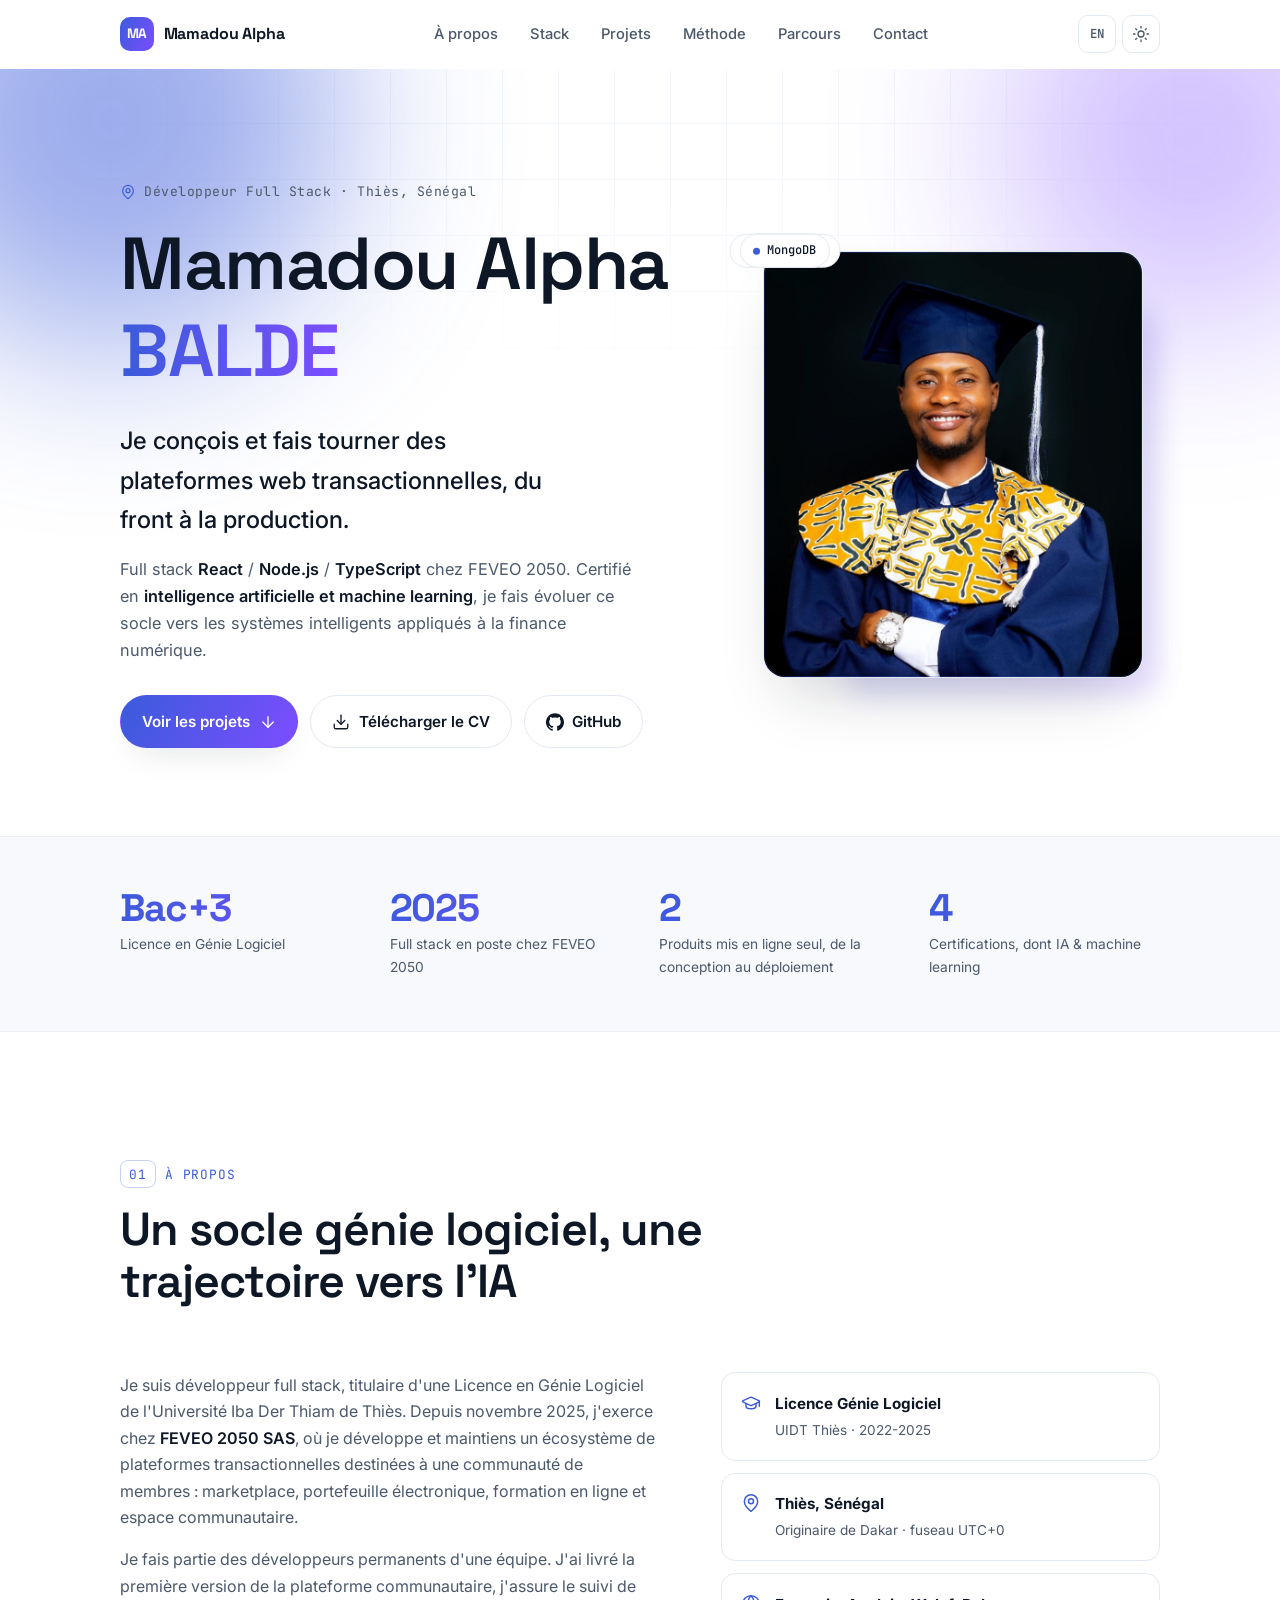
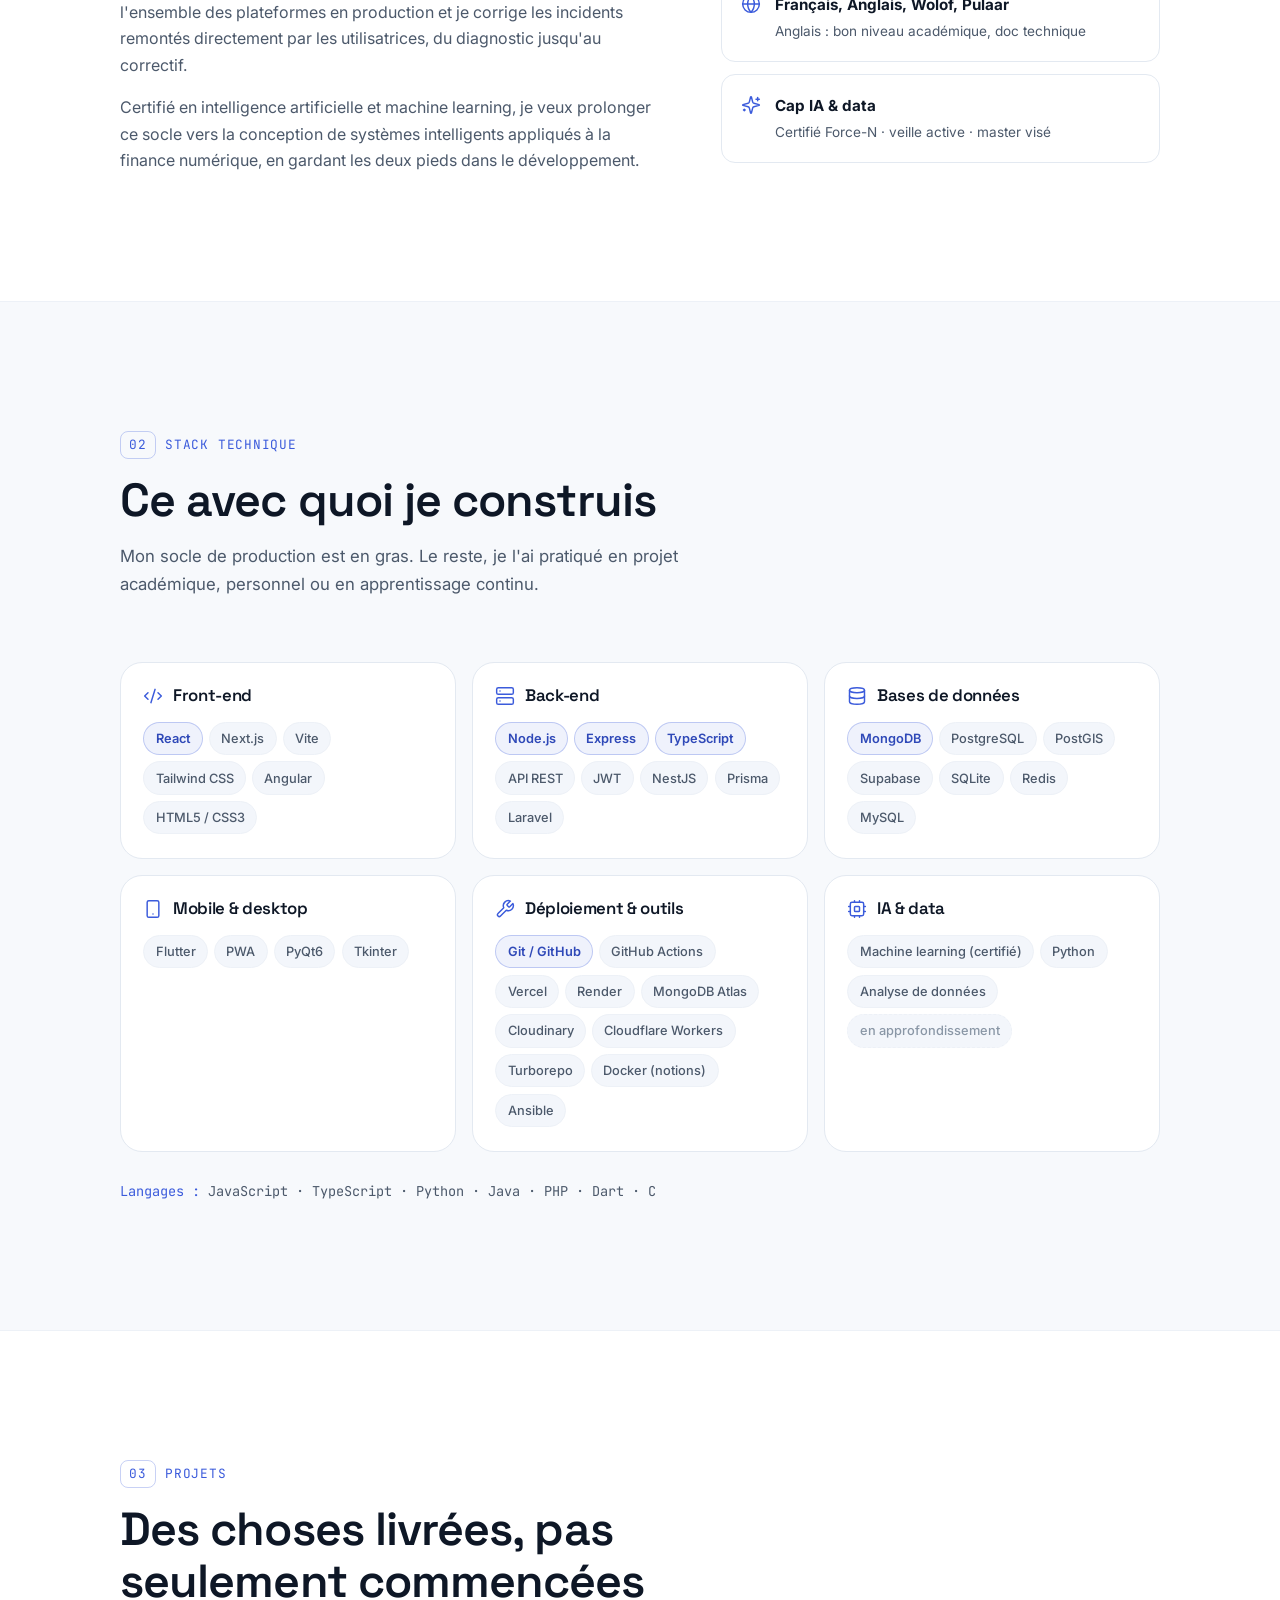
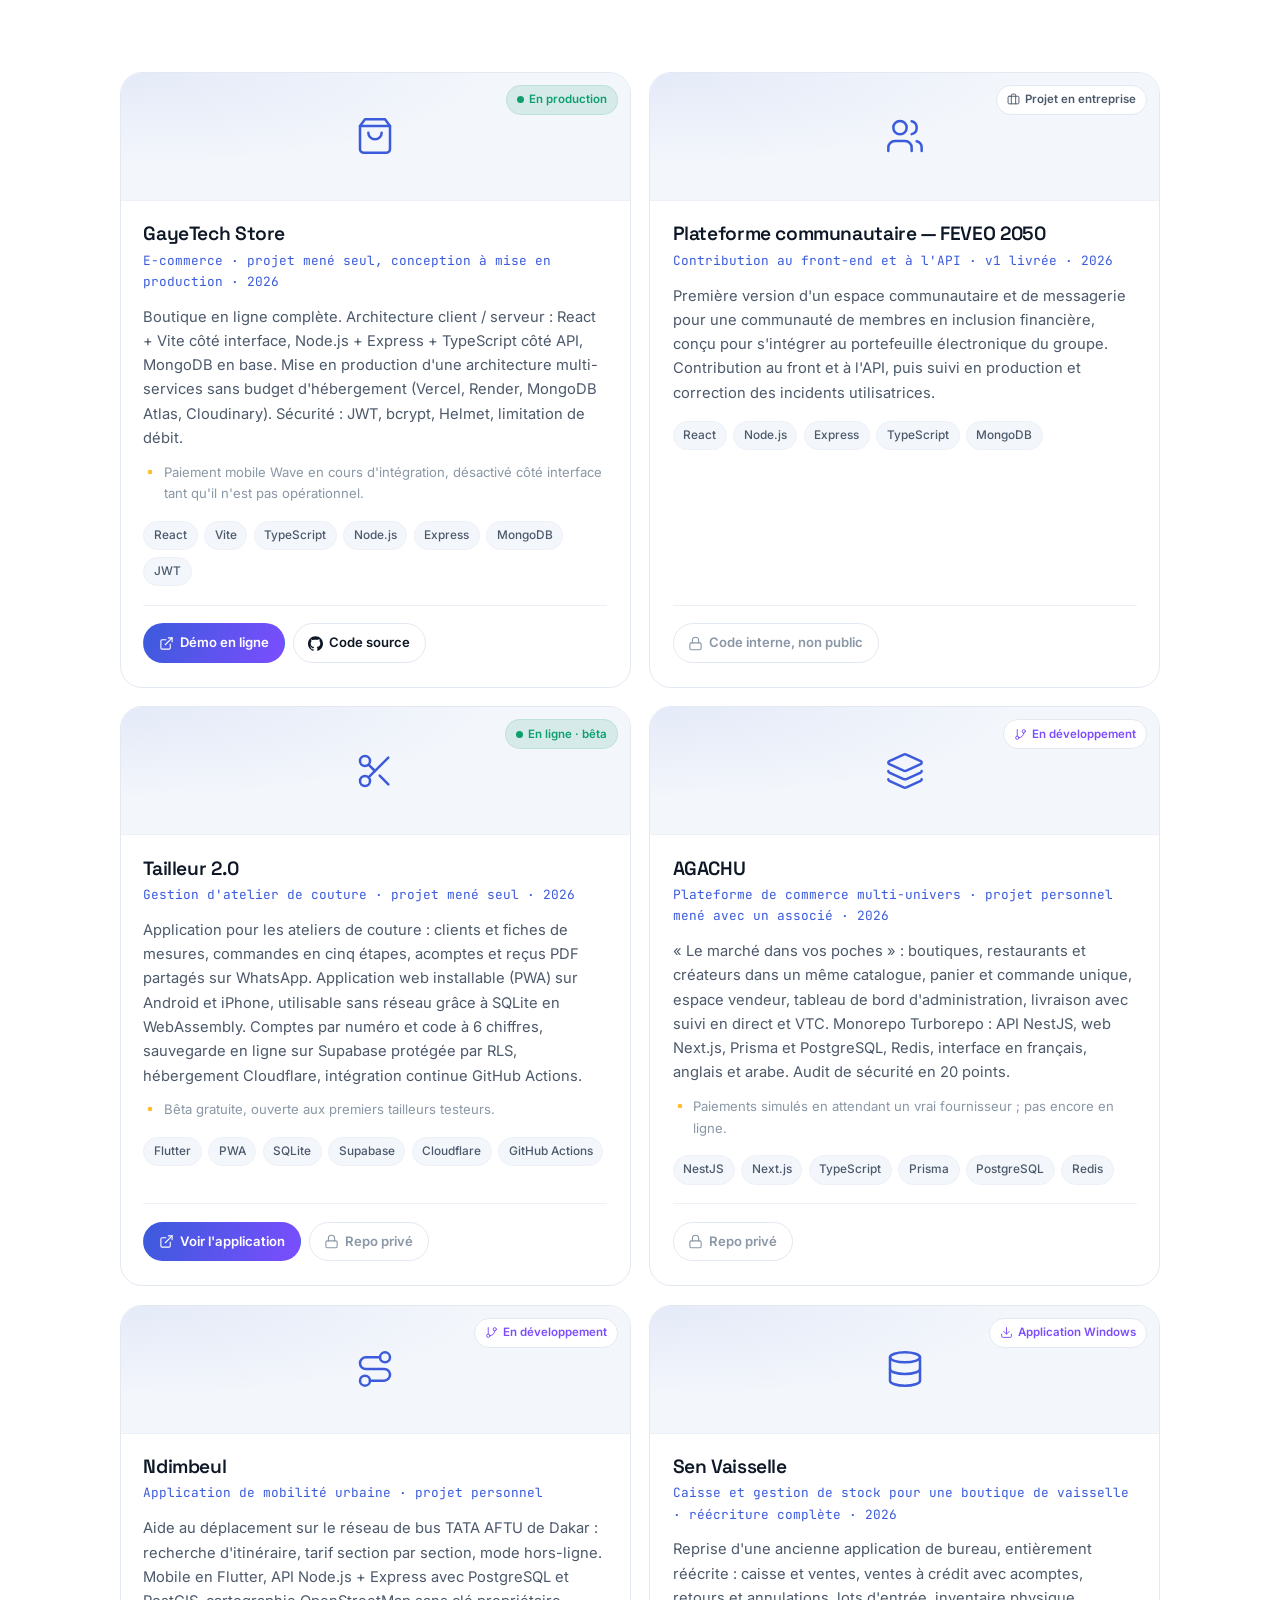
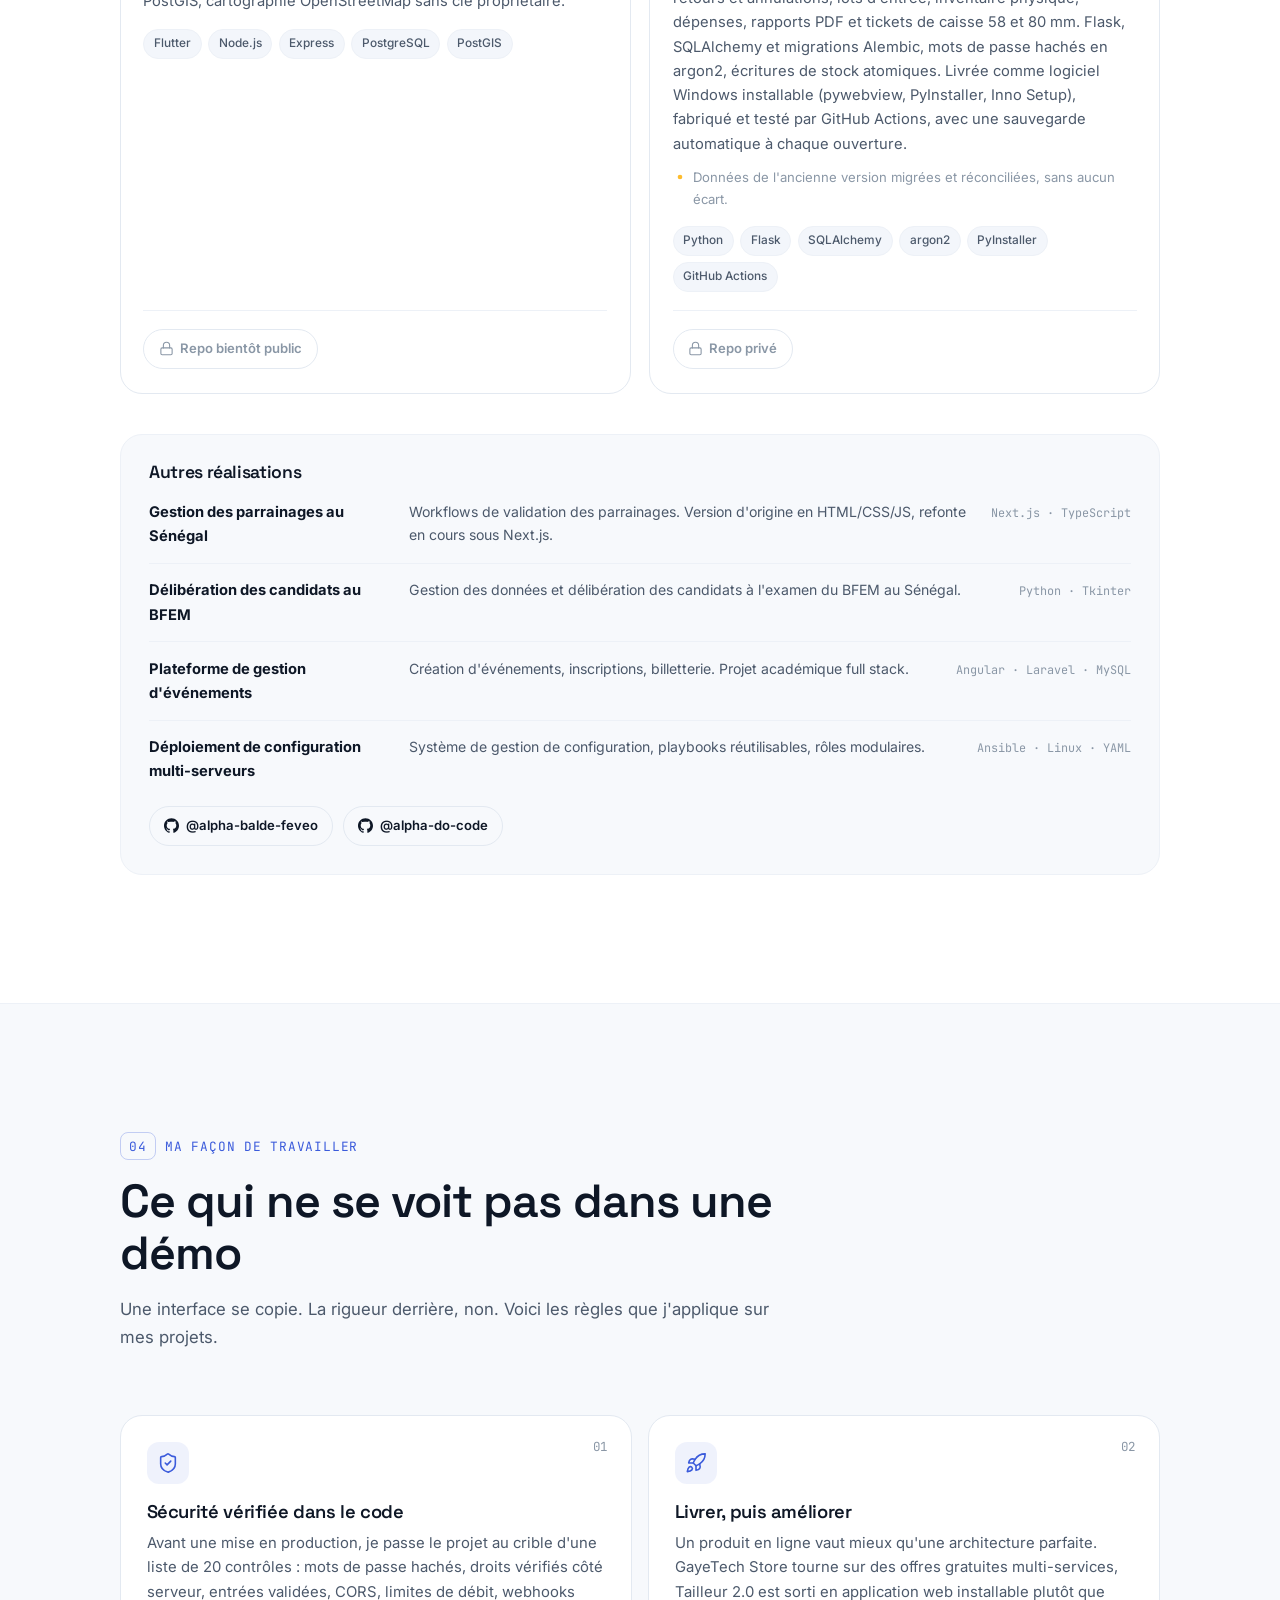
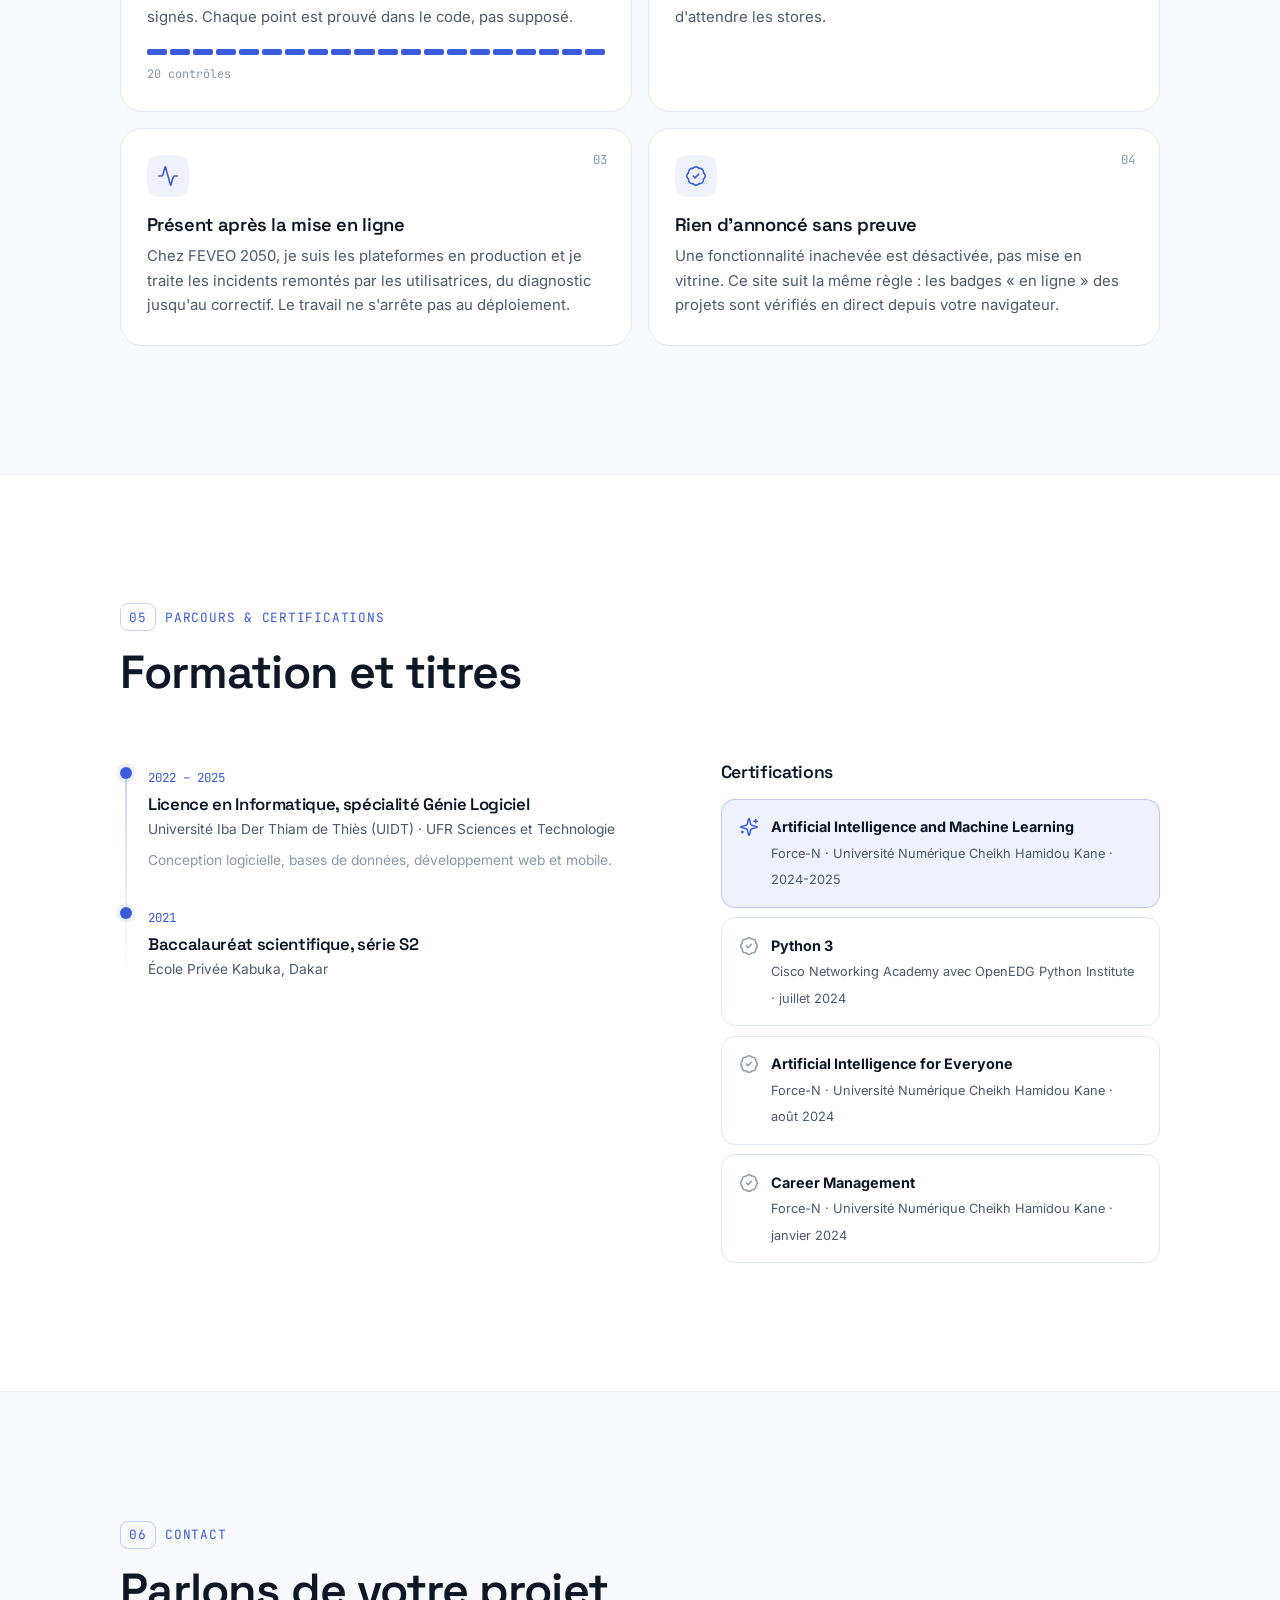
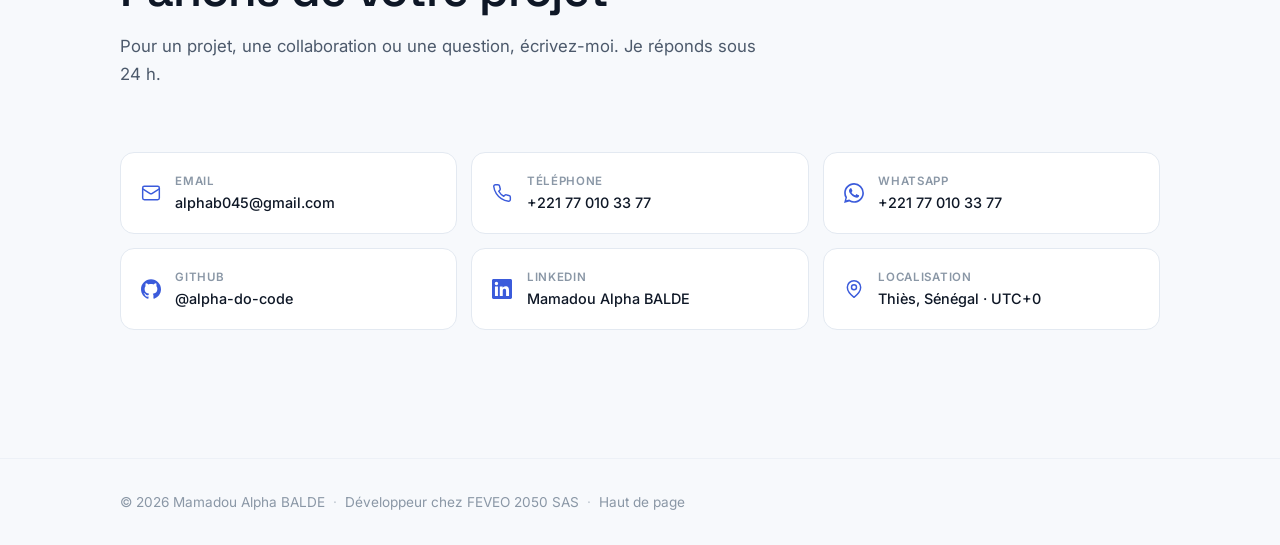
<file: index.html>
<!DOCTYPE html>
<html lang="fr" data-theme="dark">
<head>
  <meta charset="UTF-8">
  <meta name="viewport" content="width=device-width, initial-scale=1.0">
  <meta name="description" content="Portfolio de Mamadou Alpha BALDE, développeur full stack (React, Node.js, TypeScript, MongoDB) à Thiès, Sénégal. Certifié en IA et machine learning.">
  <meta name="author" content="Mamadou Alpha BALDE">
  <meta name="keywords" content="Mamadou Alpha BALDE, développeur full stack, React, Node.js, TypeScript, MongoDB, IA, machine learning, Sénégal, Thiès, portfolio, freelance">

  <title>Mamadou Alpha BALDE — Développeur Full Stack</title>

  <meta property="og:type" content="website">
  <meta property="og:title" content="Mamadou Alpha BALDE — Développeur Full Stack">
  <meta property="og:description" content="Full stack React / Node.js / TypeScript. Je conçois et fais tourner des plateformes web transactionnelles, du front à la production.">
  <meta property="og:locale" content="fr_SN">

  <meta name="theme-color" content="#0B0F14" media="(prefers-color-scheme: dark)">
  <meta name="theme-color" content="#FFFFFF" media="(prefers-color-scheme: light)">

  <link rel="icon" type="image/svg+xml" href="favicon.svg">

  <link rel="preconnect" href="https://fonts.googleapis.com">
  <link rel="preconnect" href="https://fonts.gstatic.com" crossorigin>
  <link href="https://fonts.googleapis.com/css2?family=Inter:wght@400;500;600;700&family=Space+Grotesk:wght@500;600;700&family=JetBrains+Mono:wght@400;500&display=swap" rel="stylesheet">

  <link rel="stylesheet" href="styles.css">

  <script>
    // No-FOUC : appliquer le thème enregistré avant le premier rendu
    (function () {
      try {
        var saved = localStorage.getItem("theme");
        var theme = saved || (window.matchMedia("(prefers-color-scheme: light)").matches ? "light" : "dark");
        document.documentElement.setAttribute("data-theme", theme);
        var lang = localStorage.getItem("lang");
        if (lang) document.documentElement.setAttribute("lang", lang);
      } catch (e) {}
    })();
  </script>
</head>
<body>

  <!-- ============================================================
       JEU D'ICÔNES SVG (style trait, cohérent sur tout le site)
       ============================================================ -->
  <svg width="0" height="0" class="svg-sprite" aria-hidden="true" focusable="false">
    <symbol id="i-github" viewBox="0 0 24 24"><path d="M12 .297c-6.63 0-12 5.373-12 12 0 5.303 3.438 9.8 8.205 11.385.6.113.82-.258.82-.577 0-.285-.01-1.04-.015-2.04-3.338.724-4.042-1.61-4.042-1.61C4.422 18.07 3.633 17.7 3.633 17.7c-1.087-.744.084-.729.084-.729 1.205.084 1.838 1.236 1.838 1.236 1.07 1.835 2.809 1.305 3.495.998.108-.776.417-1.305.76-1.605-2.665-.3-5.466-1.332-5.466-5.93 0-1.31.465-2.38 1.235-3.22-.135-.303-.54-1.523.105-3.176 0 0 1.005-.322 3.3 1.23.96-.267 1.98-.399 3-.405 1.02.006 2.04.138 3 .405 2.28-1.552 3.285-1.23 3.285-1.23.645 1.653.24 2.873.12 3.176.765.84 1.23 1.91 1.23 3.22 0 4.61-2.805 5.625-5.475 5.92.42.36.81 1.096.81 2.22 0 1.606-.015 2.896-.015 3.286 0 .315.21.69.825.57C20.565 22.092 24 17.592 24 12.297c0-6.627-5.373-12-12-12"/></symbol>
    <symbol id="i-arrow-up-right" viewBox="0 0 24 24"><path d="M7 7h10v10"/><path d="M7 17 17 7"/></symbol>
    <symbol id="i-arrow-right" viewBox="0 0 24 24"><path d="M5 12h14"/><path d="m12 5 7 7-7 7"/></symbol>
    <symbol id="i-arrow-down" viewBox="0 0 24 24"><path d="M12 5v14"/><path d="m19 12-7 7-7-7"/></symbol>
    <symbol id="i-mail" viewBox="0 0 24 24"><rect width="20" height="16" x="2" y="4" rx="2"/><path d="m22 7-8.97 5.7a1.94 1.94 0 0 1-2.06 0L2 7"/></symbol>
    <symbol id="i-phone" viewBox="0 0 24 24"><path d="M22 16.92v3a2 2 0 0 1-2.18 2 19.8 19.8 0 0 1-8.63-3.07 19.5 19.5 0 0 1-6-6 19.8 19.8 0 0 1-3.07-8.67A2 2 0 0 1 4.11 2h3a2 2 0 0 1 2 1.72c.13.96.36 1.9.7 2.81a2 2 0 0 1-.45 2.11L8.09 9.91a16 16 0 0 0 6 6l1.27-1.27a2 2 0 0 1 2.11-.45c.91.34 1.85.57 2.81.7A2 2 0 0 1 22 16.92z"/></symbol>
    <symbol id="i-whatsapp" viewBox="0 0 24 24"><path d="M.057 24l1.687-6.163a11.867 11.867 0 01-1.587-5.945C.16 5.335 5.495 0 12.05 0a11.817 11.817 0 018.413 3.488 11.824 11.824 0 013.48 8.414c-.003 6.557-5.338 11.892-11.893 11.892a11.9 11.9 0 01-5.688-1.448L.057 24zm6.597-3.807c1.676.995 3.276 1.591 5.392 1.592 5.448 0 9.886-4.434 9.889-9.885.002-5.462-4.415-9.89-9.881-9.892-5.452 0-9.887 4.434-9.889 9.884a9.86 9.86 0 001.51 5.26l-.999 3.648 3.477-.995v-.32zm11.387-5.464c-.074-.124-.272-.198-.57-.347-.297-.149-1.758-.868-2.031-.967-.272-.099-.47-.148-.669.149-.198.297-.767.967-.94 1.165-.173.198-.347.223-.644.074-.297-.149-1.255-.462-2.39-1.475-.883-.788-1.48-1.761-1.653-2.059-.173-.297-.019-.458.13-.606.134-.133.297-.347.446-.520.149-.174.198-.298.298-.497.099-.198.05-.371-.025-.520-.074-.149-.669-1.612-.916-2.207-.242-.579-.487-.500-.669-.510l-.57-.010c-.198 0-.520.074-.792.372-.272.297-1.04 1.016-1.04 2.479 0 1.462 1.065 2.875 1.213 3.074.149.198 2.096 3.2 5.077 4.487.709.306 1.263.489 1.694.626.712.226 1.36.194 1.872.118.571-.085 1.758-.719 2.006-1.413.248-.694.248-1.289.173-1.413z"/></symbol>
    <symbol id="i-linkedin" viewBox="0 0 24 24"><path d="M20.447 20.452h-3.554v-5.569c0-1.328-.027-3.037-1.852-3.037-1.853 0-2.136 1.445-2.136 2.939v5.667H9.351V9h3.414v1.561h.046c.477-.9 1.637-1.85 3.37-1.85 3.601 0 4.267 2.37 4.267 5.455v6.286zM5.337 7.433a2.062 2.062 0 01-2.063-2.065 2.064 2.064 0 112.063 2.065zm1.782 13.019H3.555V9h3.564v11.452zM22.225 0H1.771C.792 0 0 .774 0 1.729v20.542C0 23.227.792 24 1.771 24h20.451C23.2 24 24 23.227 24 22.271V1.729C24 .774 23.2 0 22.222 0h.003z"/></symbol>
    <symbol id="i-map-pin" viewBox="0 0 24 24"><path d="M20 10c0 6-8 12-8 12s-8-6-8-12a8 8 0 0 1 16 0Z"/><circle cx="12" cy="10" r="3"/></symbol>
    <symbol id="i-download" viewBox="0 0 24 24"><path d="M21 15v4a2 2 0 0 1-2 2H5a2 2 0 0 1-2-2v-4"/><polyline points="7 10 12 15 17 10"/><line x1="12" x2="12" y1="15" y2="3"/></symbol>
    <symbol id="i-sun" viewBox="0 0 24 24"><circle cx="12" cy="12" r="4"/><path d="M12 2v2"/><path d="M12 20v2"/><path d="m4.93 4.93 1.41 1.41"/><path d="m17.66 17.66 1.41 1.41"/><path d="M2 12h2"/><path d="M20 12h2"/><path d="m6.34 17.66-1.41 1.41"/><path d="m19.07 4.93-1.41 1.41"/></symbol>
    <symbol id="i-moon" viewBox="0 0 24 24"><path d="M12 3a6 6 0 0 0 9 9 9 9 0 1 1-9-9Z"/></symbol>
    <symbol id="i-menu" viewBox="0 0 24 24"><line x1="4" x2="20" y1="6" y2="6"/><line x1="4" x2="20" y1="12" y2="12"/><line x1="4" x2="20" y1="18" y2="18"/></symbol>
    <symbol id="i-x" viewBox="0 0 24 24"><path d="M18 6 6 18"/><path d="m6 6 12 12"/></symbol>
    <symbol id="i-code" viewBox="0 0 24 24"><path d="m18 16 4-4-4-4"/><path d="m6 8-4 4 4 4"/><path d="m14.5 4-5 16"/></symbol>
    <symbol id="i-server" viewBox="0 0 24 24"><rect width="20" height="8" x="2" y="2" rx="2"/><rect width="20" height="8" x="2" y="14" rx="2"/><line x1="6" x2="6.01" y1="6" y2="6"/><line x1="6" x2="6.01" y1="18" y2="18"/></symbol>
    <symbol id="i-database" viewBox="0 0 24 24"><ellipse cx="12" cy="5" rx="9" ry="3"/><path d="M3 5v14a9 3 0 0 0 18 0V5"/><path d="M3 12a9 3 0 0 0 18 0"/></symbol>
    <symbol id="i-smartphone" viewBox="0 0 24 24"><rect width="14" height="20" x="5" y="2" rx="2"/><path d="M12 18h.01"/></symbol>
    <symbol id="i-wrench" viewBox="0 0 24 24"><path d="M14.7 6.3a1 1 0 0 0 0 1.4l1.6 1.6a1 1 0 0 0 1.4 0l3.77-3.77a6 6 0 0 1-7.94 7.94l-6.91 6.91a2.12 2.12 0 0 1-3-3l6.91-6.91a6 6 0 0 1 7.94-7.94l-3.76 3.76z"/></symbol>
    <symbol id="i-sparkles" viewBox="0 0 24 24"><path d="M9.94 15.5A2 2 0 0 0 8.5 14.06l-6.14-1.58a.5.5 0 0 1 0-.96L8.5 9.94A2 2 0 0 0 9.94 8.5l1.58-6.14a.5.5 0 0 1 .96 0L14.06 8.5A2 2 0 0 0 15.5 9.94l6.14 1.58a.5.5 0 0 1 0 .96L15.5 14.06a2 2 0 0 0-1.44 1.44l-1.58 6.14a.5.5 0 0 1-.96 0z"/><path d="M20 3v4"/><path d="M22 5h-4"/><path d="M4 17v2"/><path d="M5 18H3"/></symbol>
    <symbol id="i-cpu" viewBox="0 0 24 24"><rect width="16" height="16" x="4" y="4" rx="2"/><rect width="6" height="6" x="9" y="9" rx="1"/><path d="M15 2v2"/><path d="M15 20v2"/><path d="M2 15h2"/><path d="M2 9h2"/><path d="M20 15h2"/><path d="M20 9h2"/><path d="M9 2v2"/><path d="M9 20v2"/></symbol>
    <symbol id="i-cap" viewBox="0 0 24 24"><path d="M21.42 10.92a1 1 0 0 0-.02-1.84L12.83 5.18a2 2 0 0 0-1.66 0L2.6 9.08a1 1 0 0 0 0 1.83l8.57 3.91a2 2 0 0 0 1.66 0z"/><path d="M22 10v6"/><path d="M6 12.5V16a6 3 0 0 0 12 0v-3.5"/></symbol>
    <symbol id="i-badge-check" viewBox="0 0 24 24"><path d="M3.85 8.62a4 4 0 0 1 4.78-4.77 4 4 0 0 1 6.74 0 4 4 0 0 1 4.78 4.78 4 4 0 0 1 0 6.74 4 4 0 0 1-4.77 4.78 4 4 0 0 1-6.75 0 4 4 0 0 1-4.78-4.77 4 4 0 0 1 0-6.76Z"/><path d="m9 12 2 2 4-4"/></symbol>
    <symbol id="i-briefcase" viewBox="0 0 24 24"><path d="M16 20V4a2 2 0 0 0-2-2h-4a2 2 0 0 0-2 2v16"/><rect width="20" height="14" x="2" y="6" rx="2"/></symbol>
    <symbol id="i-external" viewBox="0 0 24 24"><path d="M15 3h6v6"/><path d="M10 14 21 3"/><path d="M18 13v6a2 2 0 0 1-2 2H5a2 2 0 0 1-2-2V8a2 2 0 0 1 2-2h6"/></symbol>
    <symbol id="i-git-branch" viewBox="0 0 24 24"><line x1="6" x2="6" y1="3" y2="15"/><circle cx="18" cy="6" r="3"/><circle cx="6" cy="18" r="3"/><path d="M18 9a9 9 0 0 1-9 9"/></symbol>
    <symbol id="i-layers" viewBox="0 0 24 24"><path d="M12.83 2.18a2 2 0 0 0-1.66 0L2.6 6.08a1 1 0 0 0 0 1.83l8.58 3.91a2 2 0 0 0 1.66 0l8.58-3.9a1 1 0 0 0 0-1.83z"/><path d="M2 12a1 1 0 0 0 .58.91l8.6 3.91a2 2 0 0 0 1.65 0l8.58-3.9A1 1 0 0 0 22 12"/><path d="M2 17a1 1 0 0 0 .58.91l8.6 3.91a2 2 0 0 0 1.65 0l8.58-3.9A1 1 0 0 0 22 17"/></symbol>
    <symbol id="i-route" viewBox="0 0 24 24"><circle cx="6" cy="19" r="3"/><path d="M9 19h8.5a3.5 3.5 0 0 0 0-7h-11a3.5 3.5 0 0 1 0-7H15"/><circle cx="18" cy="5" r="3"/></symbol>
    <symbol id="i-scissors" viewBox="0 0 24 24"><circle cx="6" cy="6" r="3"/><path d="M8.12 8.12 12 12"/><path d="M20 4 8.12 15.88"/><circle cx="6" cy="18" r="3"/><path d="M14.8 14.8 20 20"/></symbol>
    <symbol id="i-bag" viewBox="0 0 24 24"><path d="M6 2 3 6v14a2 2 0 0 0 2 2h14a2 2 0 0 0 2-2V6l-3-4Z"/><path d="M3 6h18"/><path d="M16 10a4 4 0 0 1-8 0"/></symbol>
    <symbol id="i-users" viewBox="0 0 24 24"><path d="M16 21v-2a4 4 0 0 0-4-4H6a4 4 0 0 0-4 4v2"/><circle cx="9" cy="7" r="4"/><path d="M22 21v-2a4 4 0 0 0-3-3.87"/><path d="M16 3.13a4 4 0 0 1 0 7.75"/></symbol>
    <symbol id="i-lock" viewBox="0 0 24 24"><rect width="18" height="11" x="3" y="11" rx="2"/><path d="M7 11V7a5 5 0 0 1 10 0v4"/></symbol>
    <symbol id="i-check" viewBox="0 0 24 24"><path d="M20 6 9 17l-5-5"/></symbol>
    <symbol id="i-globe" viewBox="0 0 24 24"><circle cx="12" cy="12" r="10"/><path d="M12 2a14.5 14.5 0 0 0 0 20 14.5 14.5 0 0 0 0-20"/><path d="M2 12h20"/></symbol>
    <symbol id="i-dot" viewBox="0 0 24 24"><circle cx="12" cy="12" r="4" fill="currentColor" stroke="none"/></symbol>
    <symbol id="i-shield" viewBox="0 0 24 24"><path d="M20 13c0 5-3.5 7.5-7.66 8.95a1 1 0 0 1-.67-.01C7.5 20.5 4 18 4 13V6a1 1 0 0 1 1-1c2 0 4.5-1.2 6.24-2.72a1.17 1.17 0 0 1 1.52 0C14.51 3.81 17 5 19 5a1 1 0 0 1 1 1z"/><path d="m9 12 2 2 4-4"/></symbol>
    <symbol id="i-rocket" viewBox="0 0 24 24"><path d="M4.5 16.5c-1.5 1.26-2 5-2 5s3.74-.5 5-2c.71-.84.7-2.13-.09-2.91a2.18 2.18 0 0 0-2.91-.09z"/><path d="m12 15-3-3a22 22 0 0 1 2-3.95A12.88 12.88 0 0 1 22 2c0 2.72-.78 7.5-6 11a22.35 22.35 0 0 1-4 2z"/><path d="M9 12H4s.55-3.03 2-4c1.62-1.08 5 0 5 0"/><path d="M12 15v5s3.03-.55 4-2c1.08-1.62 0-5 0-5"/></symbol>
    <symbol id="i-activity" viewBox="0 0 24 24"><path d="M22 12h-2.48a2 2 0 0 0-1.93 1.46l-2.35 8.36a.25.25 0 0 1-.48 0L9.24 2.18a.25.25 0 0 0-.48 0l-2.35 8.36A2 2 0 0 1 4.49 12H2"/></symbol>
  </svg>

  <div class="scroll-progress" id="scrollProgress" aria-hidden="true"></div>

  <a href="#main" class="skip-link" data-i18n="a11y.skip">Aller au contenu</a>

  <!-- ============================== HEADER ============================== -->
  <header class="site-header" id="siteHeader">
    <div class="nav-wrap">
      <a href="#top" class="logo" aria-label="Mamadou Alpha BALDE, accueil">
        <span class="logo-mark">MA</span>
        <span class="logo-word">Mamadou&nbsp;Alpha</span>
      </a>

      <nav class="nav" id="primaryNav" aria-label="Navigation principale">
        <a href="#about" data-i18n="nav.about">À propos</a>
        <a href="#stack" data-i18n="nav.stack">Stack</a>
        <a href="#projects" data-i18n="nav.projects">Projets</a>
        <a href="#method" data-i18n="nav.method">Méthode</a>
        <a href="#path" data-i18n="nav.path">Parcours</a>
        <a href="#contact" data-i18n="nav.contact">Contact</a>
      </nav>

      <div class="nav-actions">
        <button class="icon-btn" id="langToggle" type="button" aria-label="Switch to English" title="English">
          <span class="lang-label">EN</span>
        </button>
        <button class="icon-btn" id="themeToggle" type="button" aria-label="Changer de thème" title="Changer de thème">
          <svg class="icon icon-sun"><use href="#i-sun"/></svg>
          <svg class="icon icon-moon"><use href="#i-moon"/></svg>
        </button>
        <button class="icon-btn nav-burger" id="navBurger" type="button" aria-label="Ouvrir le menu" aria-expanded="false" aria-controls="primaryNav">
          <svg class="icon icon-menu"><use href="#i-menu"/></svg>
          <svg class="icon icon-close"><use href="#i-x"/></svg>
        </button>
      </div>
    </div>
  </header>

  <span id="top"></span>

  <main id="main">

    <!-- ============================== HERO ============================== -->
    <section class="hero" id="hero">
      <div class="hero-bg" aria-hidden="true">
        <div class="hero-grid"></div>
        <div class="hero-grid hero-grid-hl"></div>
        <div class="hero-spot"></div>
        <div class="hero-glow hero-glow-1"></div>
        <div class="hero-glow hero-glow-2"></div>
      </div>

      <div class="container hero-inner">
        <div class="hero-copy">
          <p class="eyebrow reveal">
            <svg class="icon"><use href="#i-map-pin"/></svg>
            <span data-i18n="hero.eyebrow">Développeur Full Stack · Thiès, Sénégal</span>
          </p>

          <h1 class="hero-title">
            <span class="w"><span style="--i:0">Mamadou</span></span>
            <span class="w"><span style="--i:1">Alpha</span></span>
            <span class="w"><span style="--i:2"><span class="grad grad-flow">BALDE</span></span></span>
          </h1>

          <p class="hero-lead reveal" data-i18n="hero.lead">
            Je conçois et fais tourner des plateformes web transactionnelles,
            du front à la production.
          </p>

          <p class="hero-sub reveal" data-i18n-html="hero.sub">
            Full stack <strong>React</strong> / <strong>Node.js</strong> / <strong>TypeScript</strong>
            chez FEVEO 2050. Certifié en <strong>intelligence artificielle et machine learning</strong>,
            je fais évoluer ce socle vers les systèmes intelligents appliqués à la finance numérique.
          </p>

          <div class="hero-cta reveal">
            <a href="#projects" class="btn btn-primary">
              <span data-i18n="hero.cta_projects">Voir les projets</span>
              <svg class="icon"><use href="#i-arrow-down"/></svg>
            </a>
            <a href="assets/cv-mamadou-alpha-balde.pdf" class="btn btn-ghost" id="cvLink" download>
              <svg class="icon"><use href="#i-download"/></svg>
              <span data-i18n="hero.cta_cv">Télécharger le CV</span>
            </a>
            <a href="https://github.com/alpha-do-code" target="_blank" rel="noopener" class="btn btn-ghost">
              <svg class="icon"><use href="#i-github"/></svg>
              <span>GitHub</span>
            </a>
          </div>
        </div>

        <div class="hero-visual reveal">
          <div class="hero-photo">
            <img src="assets/profile.jpg" width="820" height="923"
                 alt="Portrait de Mamadou Alpha BALDE" fetchpriority="high">
          </div>
          <div class="hero-orbit">
            <span class="float-chip chip-1">React</span>
            <span class="float-chip chip-2">Node.js</span>
            <span class="float-chip chip-3">TypeScript</span>
            <span class="float-chip chip-4">MongoDB</span>
          </div>
        </div>
      </div>
    </section>

    <!-- ============================== STATS ============================== -->
    <section class="stats" aria-label="Chiffres clés">
      <div class="container stats-grid">
        <div class="stat reveal">
          <span class="stat-num">Bac+3</span>
          <span class="stat-label" data-i18n="stats.degree">Licence en Génie Logiciel</span>
        </div>
        <div class="stat reveal">
          <span class="stat-num">2025</span>
          <span class="stat-label" data-i18n="stats.job">Full stack en poste chez FEVEO 2050</span>
        </div>
        <div class="stat reveal">
          <span class="stat-num" data-count="2">2</span>
          <span class="stat-label" data-i18n="stats.prod">Produits mis en ligne seul, de la conception au déploiement</span>
        </div>
        <div class="stat reveal">
          <span class="stat-num" data-count="4">4</span>
          <span class="stat-label" data-i18n="stats.certs">Certifications, dont IA &amp; machine learning</span>
        </div>
      </div>
    </section>

    <!-- ============================== ABOUT ============================== -->
    <section class="section" id="about">
      <div class="container">
        <header class="section-head reveal">
          <p class="section-kicker"><span>01</span><span data-i18n="about.kicker">À propos</span></p>
          <h2 class="section-title" data-i18n="about.title">Un socle génie logiciel, une trajectoire vers l'IA</h2>
        </header>

        <div class="about-grid">
          <div class="about-text reveal">
            <p data-i18n="about.p1">
              Je suis développeur full stack, titulaire d'une Licence en Génie Logiciel
              de l'Université Iba Der Thiam de Thiès.
              Depuis novembre 2025, j'exerce chez <strong>FEVEO 2050 SAS</strong>, où je développe
              et maintiens un écosystème de plateformes transactionnelles destinées à une
              communauté de membres : marketplace, portefeuille électronique, formation en
              ligne et espace communautaire.
            </p>
            <p data-i18n="about.p2">
              Je fais partie des développeurs permanents d'une équipe. J'ai livré
              la première version de la plateforme communautaire, j'assure le suivi de
              l'ensemble des plateformes en production et je corrige les incidents remontés
              directement par les utilisatrices, du diagnostic jusqu'au correctif.
            </p>
            <p data-i18n="about.p3">
              Certifié en intelligence artificielle et machine learning, je veux prolonger ce
              socle vers la conception de systèmes intelligents appliqués à la finance
              numérique, en gardant les deux pieds dans le développement.
            </p>
          </div>

          <ul class="about-cards reveal">
            <li class="about-card spot">
              <svg class="icon"><use href="#i-cap"/></svg>
              <div>
                <strong data-i18n="about.card_edu_t">Licence Génie Logiciel</strong>
                <span data-i18n="about.card_edu_d">UIDT Thiès · 2022-2025</span>
              </div>
            </li>
            <li class="about-card spot">
              <svg class="icon"><use href="#i-map-pin"/></svg>
              <div>
                <strong data-i18n="about.card_loc_t">Thiès, Sénégal</strong>
                <span data-i18n="about.card_loc_d">Originaire de Dakar · fuseau UTC+0</span>
              </div>
            </li>
            <li class="about-card spot">
              <svg class="icon"><use href="#i-globe"/></svg>
              <div>
                <strong data-i18n="about.card_lang_t">Français, Anglais, Wolof, Pulaar</strong>
                <span data-i18n="about.card_lang_d">Anglais : bon niveau académique, doc technique</span>
              </div>
            </li>
            <li class="about-card spot">
              <svg class="icon"><use href="#i-sparkles"/></svg>
              <div>
                <strong data-i18n="about.card_ai_t">Cap IA &amp; data</strong>
                <span data-i18n="about.card_ai_d">Certifié Force-N · veille active · master visé</span>
              </div>
            </li>
          </ul>
        </div>
      </div>
    </section>

    <!-- ============================== STACK ============================== -->
    <section class="section section-alt" id="stack">
      <div class="container">
        <header class="section-head reveal">
          <p class="section-kicker"><span>02</span><span data-i18n="stack.kicker">Stack technique</span></p>
          <h2 class="section-title" data-i18n="stack.title">Ce avec quoi je construis</h2>
          <p class="section-desc" data-i18n="stack.desc">
            Mon socle de production est en gras. Le reste, je l'ai pratiqué en projet
            académique, personnel ou en apprentissage continu.
          </p>
        </header>

        <div class="stack-grid">
          <article class="stack-card reveal spot">
            <div class="stack-card-head"><svg class="icon"><use href="#i-code"/></svg><h3 data-i18n="stack.front">Front-end</h3></div>
            <ul class="chips">
              <li class="chip chip-core">React</li>
              <li class="chip">Next.js</li>
              <li class="chip">Vite</li>
              <li class="chip">Tailwind CSS</li>
              <li class="chip">Angular</li>
              <li class="chip">HTML5 / CSS3</li>
            </ul>
          </article>

          <article class="stack-card reveal spot">
            <div class="stack-card-head"><svg class="icon"><use href="#i-server"/></svg><h3 data-i18n="stack.back">Back-end</h3></div>
            <ul class="chips">
              <li class="chip chip-core">Node.js</li>
              <li class="chip chip-core">Express</li>
              <li class="chip chip-core">TypeScript</li>
              <li class="chip">API REST</li>
              <li class="chip">JWT</li>
              <li class="chip">NestJS</li>
              <li class="chip">Prisma</li>
              <li class="chip">Laravel</li>
            </ul>
          </article>

          <article class="stack-card reveal spot">
            <div class="stack-card-head"><svg class="icon"><use href="#i-database"/></svg><h3 data-i18n="stack.data">Bases de données</h3></div>
            <ul class="chips">
              <li class="chip chip-core">MongoDB</li>
              <li class="chip">PostgreSQL</li>
              <li class="chip">PostGIS</li>
              <li class="chip">Supabase</li>
              <li class="chip">SQLite</li>
              <li class="chip">Redis</li>
              <li class="chip">MySQL</li>
            </ul>
          </article>

          <article class="stack-card reveal spot">
            <div class="stack-card-head"><svg class="icon"><use href="#i-smartphone"/></svg><h3 data-i18n="stack.mobile">Mobile &amp; desktop</h3></div>
            <ul class="chips">
              <li class="chip">Flutter</li>
              <li class="chip">PWA</li>
              <li class="chip">PyQt6</li>
              <li class="chip">Tkinter</li>
            </ul>
          </article>

          <article class="stack-card reveal spot">
            <div class="stack-card-head"><svg class="icon"><use href="#i-wrench"/></svg><h3 data-i18n="stack.ops">Déploiement &amp; outils</h3></div>
            <ul class="chips">
              <li class="chip chip-core">Git / GitHub</li>
              <li class="chip">GitHub Actions</li>
              <li class="chip">Vercel</li>
              <li class="chip">Render</li>
              <li class="chip">MongoDB Atlas</li>
              <li class="chip">Cloudinary</li>
              <li class="chip">Cloudflare Workers</li>
              <li class="chip">Turborepo</li>
              <li class="chip">Docker (notions)</li>
              <li class="chip">Ansible</li>
            </ul>
          </article>

          <article class="stack-card reveal spot">
            <div class="stack-card-head"><svg class="icon"><use href="#i-cpu"/></svg><h3 data-i18n="stack.ai">IA &amp; data</h3></div>
            <ul class="chips">
              <li class="chip">Machine learning (certifié)</li>
              <li class="chip">Python</li>
              <li class="chip">Analyse de données</li>
              <li class="chip chip-soon" data-i18n="stack.deepening">en approfondissement</li>
            </ul>
          </article>
        </div>

        <p class="stack-langs reveal">
          <span data-i18n="stack.langs_label">Langages :</span>
          JavaScript · TypeScript · Python · Java · PHP · Dart · C
        </p>
      </div>
    </section>

    <!-- ============================== PROJECTS ============================== -->
    <section class="section" id="projects">
      <div class="container">
        <header class="section-head reveal">
          <p class="section-kicker"><span>03</span><span data-i18n="projects.kicker">Projets</span></p>
          <h2 class="section-title" data-i18n="projects.title">Des choses livrées, pas seulement commencées</h2>
        </header>

        <div class="projects">

          <!-- GayeTech Store -->
          <article class="project project-feature spot reveal">
            <div class="project-media">
              <svg class="icon project-icon"><use href="#i-bag"/></svg>
              <span class="project-status status-live" data-live="https://gayetech-store.vercel.app/">
                <span class="pulse-dot pulse-dot-sm"></span>
                <span data-i18n="projects.live">En production</span>
                <span class="live-check" data-i18n="projects.verified" hidden>vérifié à l'instant</span>
              </span>
            </div>
            <div class="project-body">
              <h3 class="project-title">GayeTech Store</h3>
              <p class="project-role" data-i18n="projects.gaye_role">E-commerce · projet mené seul, conception à mise en production · 2026</p>
              <p class="project-desc" data-i18n="projects.gaye_desc">
                Boutique en ligne complète. Architecture client / serveur : React + Vite côté
                interface, Node.js + Express + TypeScript côté API, MongoDB en base. Mise en
                production d'une architecture multi-services sans budget d'hébergement
                (Vercel, Render, MongoDB Atlas, Cloudinary). Sécurité : JWT, bcrypt, Helmet,
                limitation de débit.
              </p>
              <p class="project-note" data-i18n="projects.gaye_note">
                <svg class="icon"><use href="#i-dot"/></svg>
                Paiement mobile Wave en cours d'intégration, désactivé côté interface tant
                qu'il n'est pas opérationnel.
              </p>
              <ul class="chips chips-sm">
                <li class="chip">React</li><li class="chip">Vite</li><li class="chip">TypeScript</li>
                <li class="chip">Node.js</li><li class="chip">Express</li><li class="chip">MongoDB</li><li class="chip">JWT</li>
              </ul>
              <div class="project-links">
                <a href="https://gayetech-store.vercel.app/" target="_blank" rel="noopener" class="plink plink-primary">
                  <svg class="icon"><use href="#i-external"/></svg><span data-i18n="projects.demo">Démo en ligne</span>
                </a>
                <a href="https://github.com/alpha-balde-feveo/ElectroShop" target="_blank" rel="noopener" class="plink">
                  <svg class="icon"><use href="#i-github"/></svg><span data-i18n="projects.code">Code source</span>
                </a>
              </div>
            </div>
          </article>

          <!-- Plateforme communautaire FEVEO -->
          <article class="project project-feature spot reveal">
            <div class="project-media">
              <svg class="icon project-icon"><use href="#i-users"/></svg>
              <span class="project-status status-work">
                <svg class="icon"><use href="#i-briefcase"/></svg>
                <span data-i18n="projects.company">Projet en entreprise</span>
              </span>
            </div>
            <div class="project-body">
              <h3 class="project-title" data-i18n="projects.comm_title">Plateforme communautaire — FEVEO 2050</h3>
              <p class="project-role" data-i18n="projects.comm_role">Contribution au front-end et à l'API · v1 livrée · 2026</p>
              <p class="project-desc" data-i18n="projects.comm_desc">
                Première version d'un espace communautaire et de messagerie pour une
                communauté de membres en inclusion financière, conçu pour s'intégrer au
                portefeuille électronique du groupe. Contribution au front et à l'API,
                puis suivi en production et correction des incidents utilisatrices.
              </p>
              <ul class="chips chips-sm">
                <li class="chip">React</li><li class="chip">Node.js</li><li class="chip">Express</li>
                <li class="chip">TypeScript</li><li class="chip">MongoDB</li>
              </ul>
              <div class="project-links">
                <span class="plink plink-muted">
                  <svg class="icon"><use href="#i-lock"/></svg><span data-i18n="projects.internal">Code interne, non public</span>
                </span>
              </div>
            </div>
          </article>

          <!-- Tailleur 2.0 -->
          <article class="project spot reveal">
            <div class="project-media">
              <svg class="icon project-icon"><use href="#i-scissors"/></svg>
              <span class="project-status status-live" data-live="https://tailleur20.ailleur-pro.workers.dev">
                <span class="pulse-dot pulse-dot-sm"></span>
                <span data-i18n="projects.live_beta">En ligne · bêta</span>
                <span class="live-check" data-i18n="projects.verified" hidden>vérifié à l'instant</span>
              </span>
            </div>
            <div class="project-body">
              <h3 class="project-title">Tailleur 2.0</h3>
              <p class="project-role" data-i18n="projects.tail_role">Gestion d'atelier de couture · projet mené seul · 2026</p>
              <p class="project-desc" data-i18n="projects.tail_desc">
                Application pour les ateliers de couture : clients et fiches de mesures,
                commandes en cinq étapes, acomptes et reçus PDF partagés sur WhatsApp.
                Application web installable (PWA) sur Android et iPhone, utilisable sans
                réseau grâce à SQLite en WebAssembly. Comptes par numéro et code à
                6 chiffres, sauvegarde en ligne sur Supabase protégée par RLS, hébergement
                Cloudflare, intégration continue GitHub Actions.
              </p>
              <p class="project-note" data-i18n="projects.tail_note">
                <svg class="icon"><use href="#i-dot"/></svg>
                Bêta gratuite, ouverte aux premiers tailleurs testeurs.
              </p>
              <ul class="chips chips-sm">
                <li class="chip">Flutter</li><li class="chip">PWA</li><li class="chip">SQLite</li>
                <li class="chip">Supabase</li><li class="chip">Cloudflare</li><li class="chip">GitHub Actions</li>
              </ul>
              <div class="project-links">
                <a href="https://tailleur20.ailleur-pro.workers.dev" target="_blank" rel="noopener" class="plink plink-primary">
                  <svg class="icon"><use href="#i-external"/></svg><span data-i18n="projects.app">Voir l'application</span>
                </a>
                <span class="plink plink-muted">
                  <svg class="icon"><use href="#i-lock"/></svg><span data-i18n="projects.repo_private">Repo privé</span>
                </span>
              </div>
            </div>
          </article>

          <!-- AGACHU -->
          <article class="project spot reveal">
            <div class="project-media">
              <svg class="icon project-icon"><use href="#i-layers"/></svg>
              <span class="project-status status-wip">
                <svg class="icon"><use href="#i-git-branch"/></svg>
                <span data-i18n="projects.wip">En développement</span>
              </span>
            </div>
            <div class="project-body">
              <h3 class="project-title">AGACHU</h3>
              <p class="project-role" data-i18n="projects.aga_role">Plateforme de commerce multi-univers · projet personnel mené avec un associé · 2026</p>
              <p class="project-desc" data-i18n="projects.aga_desc">
                « Le marché dans vos poches » : boutiques, restaurants et créateurs dans un
                même catalogue, panier et commande unique, espace vendeur, tableau de bord
                d'administration, livraison avec suivi en direct et VTC. Monorepo Turborepo :
                API NestJS, web Next.js, Prisma et PostgreSQL, Redis, interface en français,
                anglais et arabe. Audit de sécurité en 20 points.
              </p>
              <p class="project-note" data-i18n="projects.aga_note">
                <svg class="icon"><use href="#i-dot"/></svg>
                Paiements simulés en attendant un vrai fournisseur ; pas encore en ligne.
              </p>
              <ul class="chips chips-sm">
                <li class="chip">NestJS</li><li class="chip">Next.js</li><li class="chip">TypeScript</li>
                <li class="chip">Prisma</li><li class="chip">PostgreSQL</li><li class="chip">Redis</li>
              </ul>
              <div class="project-links">
                <span class="plink plink-muted">
                  <svg class="icon"><use href="#i-lock"/></svg><span data-i18n="projects.repo_private">Repo privé</span>
                </span>
              </div>
            </div>
          </article>

          <!-- Ndimbeul -->
          <article class="project spot reveal">
            <div class="project-media">
              <svg class="icon project-icon"><use href="#i-route"/></svg>
              <span class="project-status status-wip">
                <svg class="icon"><use href="#i-git-branch"/></svg>
                <span data-i18n="projects.wip">En développement</span>
              </span>
            </div>
            <div class="project-body">
              <h3 class="project-title">Ndimbeul</h3>
              <p class="project-role" data-i18n="projects.ndim_role">Application de mobilité urbaine · projet personnel</p>
              <p class="project-desc" data-i18n="projects.ndim_desc">
                Aide au déplacement sur le réseau de bus TATA AFTU de Dakar : recherche
                d'itinéraire, tarif section par section, mode hors-ligne. Mobile en Flutter,
                API Node.js + Express avec PostgreSQL et PostGIS, cartographie OpenStreetMap
                sans clé propriétaire.
              </p>
              <ul class="chips chips-sm">
                <li class="chip">Flutter</li><li class="chip">Node.js</li><li class="chip">Express</li>
                <li class="chip">PostgreSQL</li><li class="chip">PostGIS</li>
              </ul>
              <div class="project-links">
                <span class="plink plink-muted">
                  <svg class="icon"><use href="#i-lock"/></svg><span data-i18n="projects.repo_soon">Repo bientôt public</span>
                </span>
              </div>
            </div>
          </article>

          <!-- Sen Vaisselle -->
          <article class="project spot reveal">
            <div class="project-media">
              <svg class="icon project-icon"><use href="#i-database"/></svg>
              <span class="project-status status-wip">
                <svg class="icon"><use href="#i-download"/></svg>
                <span data-i18n="projects.desktop">Application Windows</span>
              </span>
            </div>
            <div class="project-body">
              <h3 class="project-title">Sen Vaisselle</h3>
              <p class="project-role" data-i18n="projects.sen_role">Caisse et gestion de stock pour une boutique de vaisselle · réécriture complète · 2026</p>
              <p class="project-desc" data-i18n="projects.sen_desc">
                Reprise d'une ancienne application de bureau, entièrement réécrite :
                caisse et ventes, ventes à crédit avec acomptes, retours et annulations,
                lots d'entrée, inventaire physique, dépenses, rapports PDF et tickets de
                caisse 58 et 80 mm. Flask, SQLAlchemy et migrations Alembic, mots de passe
                hachés en argon2, écritures de stock atomiques. Livrée comme logiciel
                Windows installable (pywebview, PyInstaller, Inno Setup), fabriqué et testé
                par GitHub Actions, avec une sauvegarde automatique à chaque ouverture.
              </p>
              <p class="project-note" data-i18n="projects.sen_note">
                <svg class="icon"><use href="#i-dot"/></svg>
                Données de l'ancienne version migrées et réconciliées, sans aucun écart.
              </p>
              <ul class="chips chips-sm">
                <li class="chip">Python</li><li class="chip">Flask</li><li class="chip">SQLAlchemy</li>
                <li class="chip">argon2</li><li class="chip">PyInstaller</li><li class="chip">GitHub Actions</li>
              </ul>
              <div class="project-links">
                <span class="plink plink-muted">
                  <svg class="icon"><use href="#i-lock"/></svg><span data-i18n="projects.repo_private">Repo privé</span>
                </span>
              </div>
            </div>
          </article>

        </div>

        <div class="more-projects reveal">
          <h3 data-i18n="projects.more_title">Autres réalisations</h3>
          <ul>
            <li>
              <strong data-i18n="projects.more_parr_t">Gestion des parrainages au Sénégal</strong>
              <span data-i18n="projects.more_parr">Workflows de validation des parrainages. Version d'origine en HTML/CSS/JS, refonte en cours sous Next.js.</span>
              <span class="tech">Next.js · TypeScript</span>
            </li>
            <li>
              <strong data-i18n="projects.more_bfem_t">Délibération des candidats au BFEM</strong>
              <span data-i18n="projects.more_bfem">Gestion des données et délibération des candidats à l'examen du BFEM au Sénégal.</span>
              <span class="tech">Python · Tkinter</span>
            </li>
            <li>
              <strong data-i18n="projects.more_evt_t">Plateforme de gestion d'événements</strong>
              <span data-i18n="projects.more_evt">Création d'événements, inscriptions, billetterie. Projet académique full stack.</span>
              <span class="tech">Angular · Laravel · MySQL</span>
            </li>
            <li>
              <strong data-i18n="projects.more_ansible_t">Déploiement de configuration multi-serveurs</strong>
              <span data-i18n="projects.more_ansible">Système de gestion de configuration, playbooks réutilisables, rôles modulaires.</span>
              <span class="tech">Ansible · Linux · YAML</span>
            </li>
          </ul>
          <div class="more-links">
            <a href="https://github.com/alpha-balde-feveo" target="_blank" rel="noopener" class="plink">
              <svg class="icon"><use href="#i-github"/></svg><span>@alpha-balde-feveo</span>
            </a>
            <a href="https://github.com/alpha-do-code" target="_blank" rel="noopener" class="plink">
              <svg class="icon"><use href="#i-github"/></svg><span>@alpha-do-code</span>
            </a>
          </div>
        </div>
      </div>
    </section>

    <!-- ============================== METHOD ============================== -->
    <section class="section section-alt" id="method">
      <div class="container">
        <header class="section-head reveal">
          <p class="section-kicker"><span>04</span><span data-i18n="method.kicker">Ma façon de travailler</span></p>
          <h2 class="section-title" data-i18n="method.title">Ce qui ne se voit pas dans une démo</h2>
          <p class="section-desc" data-i18n="method.desc">
            Une interface se copie. La rigueur derrière, non. Voici les règles que
            j'applique sur mes projets.
          </p>
        </header>

        <div class="method-grid">
          <article class="method-card spot reveal">
            <span class="method-n">01</span>
            <svg class="icon"><use href="#i-shield"/></svg>
            <h3 data-i18n="method.sec_t">Sécurité vérifiée dans le code</h3>
            <p data-i18n="method.sec_d">
              Avant une mise en production, je passe le projet au crible d'une liste de
              20 contrôles : mots de passe hachés, droits vérifiés côté serveur, entrées
              validées, CORS, limites de débit, webhooks signés. Chaque point est prouvé
              dans le code, pas supposé.
            </p>
            <div class="checkbar" aria-hidden="true">
              <i></i><i></i><i></i><i></i><i></i><i></i><i></i><i></i><i></i><i></i>
              <i></i><i></i><i></i><i></i><i></i><i></i><i></i><i></i><i></i><i></i>
            </div>
            <span class="method-meta" data-i18n="method.sec_m">20 contrôles</span>
          </article>

          <article class="method-card spot reveal">
            <span class="method-n">02</span>
            <svg class="icon"><use href="#i-rocket"/></svg>
            <h3 data-i18n="method.ship_t">Livrer, puis améliorer</h3>
            <p data-i18n="method.ship_d">
              Un produit en ligne vaut mieux qu'une architecture parfaite.
              GayeTech Store tourne sur des offres gratuites multi-services, Tailleur 2.0
              est sorti en application web installable plutôt que d'attendre les stores.
            </p>
          </article>

          <article class="method-card spot reveal">
            <span class="method-n">03</span>
            <svg class="icon"><use href="#i-activity"/></svg>
            <h3 data-i18n="method.run_t">Présent après la mise en ligne</h3>
            <p data-i18n="method.run_d">
              Chez FEVEO 2050, je suis les plateformes en production et je traite les
              incidents remontés par les utilisatrices, du diagnostic jusqu'au correctif.
              Le travail ne s'arrête pas au déploiement.
            </p>
          </article>

          <article class="method-card spot reveal">
            <span class="method-n">04</span>
            <svg class="icon"><use href="#i-badge-check"/></svg>
            <h3 data-i18n="method.proof_t">Rien d'annoncé sans preuve</h3>
            <p data-i18n="method.proof_d">
              Une fonctionnalité inachevée est désactivée, pas mise en vitrine. Ce site
              suit la même règle : les badges « en ligne » des projets sont vérifiés en
              direct depuis votre navigateur.
            </p>
          </article>
        </div>
      </div>
    </section>

    <!-- ============================== PATH ============================== -->
    <section class="section" id="path">
      <div class="container">
        <header class="section-head reveal">
          <p class="section-kicker"><span>05</span><span data-i18n="path.kicker">Parcours &amp; certifications</span></p>
          <h2 class="section-title" data-i18n="path.title">Formation et titres</h2>
        </header>

        <div class="path-grid">
          <ol class="timeline reveal">
            <li class="tl-item">
              <span class="tl-dot"></span>
              <span class="tl-date">2022 – 2025</span>
              <h3 class="tl-title" data-i18n="path.lic_t">Licence en Informatique, spécialité Génie Logiciel</h3>
              <p class="tl-org">Université Iba Der Thiam de Thiès (UIDT) · UFR Sciences et Technologie</p>
              <p class="tl-detail" data-i18n="path.lic_d">
                Conception logicielle, bases de données, développement web et mobile.
              </p>
            </li>
            <li class="tl-item">
              <span class="tl-dot"></span>
              <span class="tl-date">2021</span>
              <h3 class="tl-title" data-i18n="path.bac_t">Baccalauréat scientifique, série S2</h3>
              <p class="tl-org">École Privée Kabuka, Dakar</p>
            </li>
          </ol>

          <div class="certs reveal">
            <h3 class="certs-title" data-i18n="path.certs_title">Certifications</h3>
            <ul class="cert-list">
              <li class="cert cert-hl">
                <svg class="icon"><use href="#i-sparkles"/></svg>
                <div>
                  <strong>Artificial Intelligence and Machine Learning</strong>
                  <span>Force-N · Université Numérique Cheikh Hamidou Kane · 2024-2025</span>
                </div>
              </li>
              <li class="cert">
                <svg class="icon"><use href="#i-badge-check"/></svg>
                <div>
                  <strong>Python 3</strong>
                  <span>Cisco Networking Academy avec OpenEDG Python Institute · juillet 2024</span>
                </div>
              </li>
              <li class="cert">
                <svg class="icon"><use href="#i-badge-check"/></svg>
                <div>
                  <strong>Artificial Intelligence for Everyone</strong>
                  <span>Force-N · Université Numérique Cheikh Hamidou Kane · août 2024</span>
                </div>
              </li>
              <li class="cert">
                <svg class="icon"><use href="#i-badge-check"/></svg>
                <div>
                  <strong>Career Management</strong>
                  <span>Force-N · Université Numérique Cheikh Hamidou Kane · janvier 2024</span>
                </div>
              </li>
            </ul>
          </div>
        </div>
      </div>
    </section>

    <!-- ============================== CONTACT ============================== -->
    <section class="section section-alt" id="contact">
      <div class="container">
        <header class="section-head reveal">
          <p class="section-kicker"><span>06</span><span data-i18n="contact.kicker">Contact</span></p>
          <h2 class="section-title" data-i18n="contact.title">Parlons de votre projet</h2>
          <p class="section-desc" data-i18n="contact.desc">
            Pour un projet, une collaboration ou une question, écrivez-moi.
            Je réponds sous 24 h.
          </p>
        </header>

        <div class="contact-grid reveal">
          <a href="mailto:alphab045@gmail.com" class="contact-card spot">
            <svg class="icon"><use href="#i-mail"/></svg>
            <div><span class="contact-label">Email</span><span class="contact-value">alphab045@gmail.com</span></div>
          </a>
          <a href="tel:+221770103377" class="contact-card spot">
            <svg class="icon"><use href="#i-phone"/></svg>
            <div><span class="contact-label" data-i18n="contact.phone">Téléphone</span><span class="contact-value">+221 77 010 33 77</span></div>
          </a>
          <a href="https://wa.me/221770103377" target="_blank" rel="noopener" class="contact-card spot">
            <svg class="icon"><use href="#i-whatsapp"/></svg>
            <div><span class="contact-label">WhatsApp</span><span class="contact-value">+221 77 010 33 77</span></div>
          </a>
          <a href="https://github.com/alpha-do-code" target="_blank" rel="noopener" class="contact-card spot">
            <svg class="icon"><use href="#i-github"/></svg>
            <div><span class="contact-label">GitHub</span><span class="contact-value">@alpha-do-code</span></div>
          </a>
          <a href="https://www.linkedin.com/in/mamadou-alpha-bald%C3%A9-a4a306249" target="_blank" rel="noopener" class="contact-card spot">
            <svg class="icon"><use href="#i-linkedin"/></svg>
            <div><span class="contact-label">LinkedIn</span><span class="contact-value">Mamadou Alpha BALDE</span></div>
          </a>
          <div class="contact-card contact-card-static">
            <svg class="icon"><use href="#i-map-pin"/></svg>
            <div><span class="contact-label" data-i18n="contact.location">Localisation</span><span class="contact-value" data-i18n="contact.location_v">Thiès, Sénégal · UTC+0</span></div>
          </div>
        </div>
      </div>
    </section>

  </main>

  <!-- ============================== FOOTER ============================== -->
  <footer class="site-footer">
    <div class="container footer-inner">
      <span>© <span id="year">2026</span> Mamadou Alpha BALDE</span>
      <span class="footer-sep">·</span>
      <span data-i18n="footer.built">Développeur chez FEVEO 2050 SAS</span>
      <span class="footer-sep">·</span>
      <a href="#top" data-i18n="footer.top">Haut de page</a>
    </div>
  </footer>

  <script src="script.js"></script>
</body>
</html>
</file>
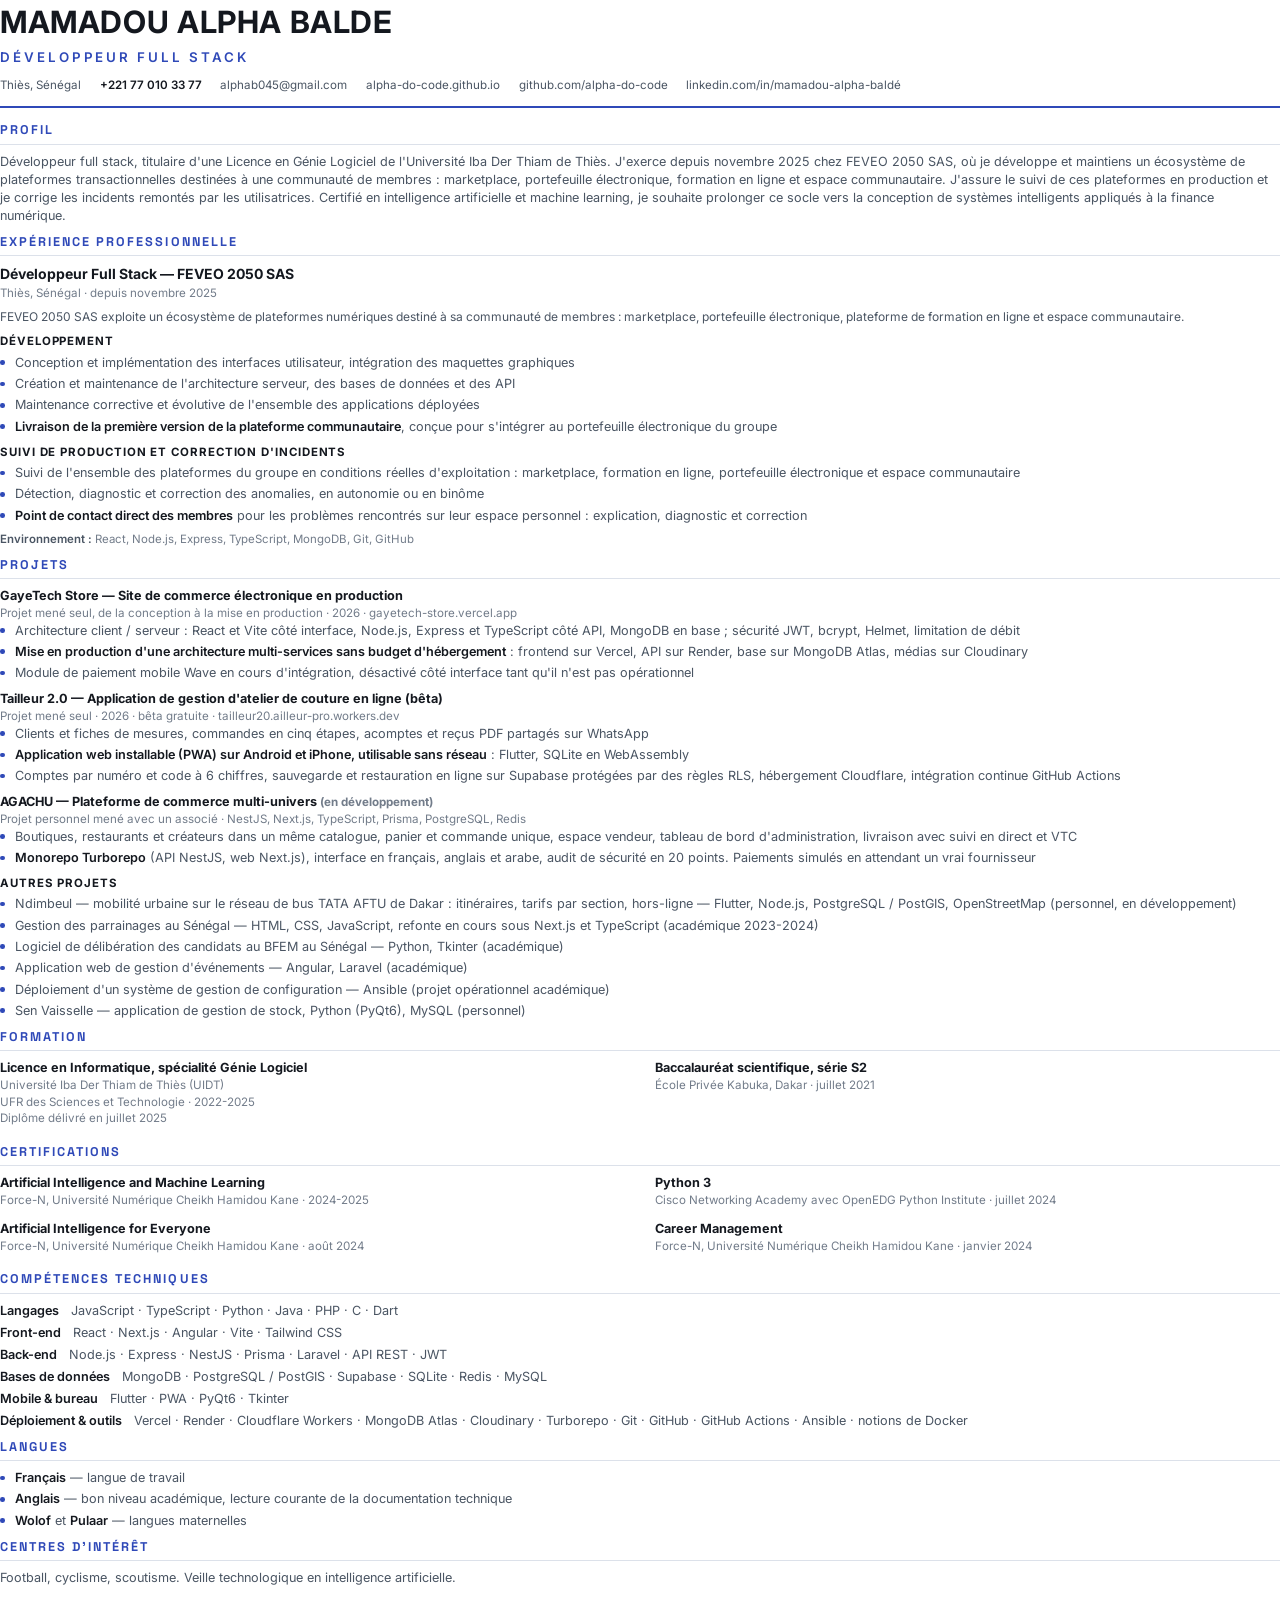
<file: assets/cv-source.html>
<!DOCTYPE html>
<html lang="fr">
<head>
<meta charset="UTF-8">
<title>CV — Mamadou Alpha BALDE</title>
<link rel="preconnect" href="https://fonts.googleapis.com">
<link rel="preconnect" href="https://fonts.gstatic.com" crossorigin>
<link href="https://fonts.googleapis.com/css2?family=Inter:wght@400;500;600;700&family=Space+Grotesk:wght@500;600;700&display=swap" rel="stylesheet">
<style>
  :root{
    --ink:#14181F; --soft:#4A5563; --faint:#727C8A;
    --accent:#2F49B8; --line:#DCE1EA; --band:#0B0F14;
  }
  *{box-sizing:border-box;margin:0;padding:0}
  @page{ size:A4; margin:13mm 14mm; }
  html{ -webkit-print-color-adjust:exact; print-color-adjust:exact; }
  body{
    font-family:"Inter",-apple-system,system-ui,sans-serif;
    color:var(--ink); font-size:9.5pt; line-height:1.42;
  }
  h1,h2,h3{ font-family:"Space Grotesk","Inter",sans-serif; letter-spacing:-.01em; }

  /* Header */
  .head{ border-bottom:2px solid var(--accent); padding-bottom:9pt; margin-bottom:11pt; }
  .name{ font-size:23pt; font-weight:700; letter-spacing:.02em; }
  .role{ font-size:10pt; font-weight:600; color:var(--accent);
    text-transform:uppercase; letter-spacing:.22em; margin-top:3pt; }
  .contact{ margin-top:8pt; font-size:8.7pt; color:var(--soft); display:flex; flex-wrap:wrap; gap:4pt 14pt; }
  .contact span{ white-space:nowrap; }
  .contact b{ color:var(--ink); font-weight:600; }
  .contact a{ color:inherit; text-decoration:none; }

  /* Sections */
  section{ margin-bottom:7pt; }
  h2{ font-size:9.5pt; font-weight:700; text-transform:uppercase; letter-spacing:.16em;
    color:var(--accent); padding-bottom:2.5pt; border-bottom:1px solid var(--line); margin-bottom:6pt; }
  .lead{ color:var(--soft); }

  .job-title{ font-size:10.5pt; font-weight:700; }
  .job-meta{ font-size:8.7pt; color:var(--faint); margin:1pt 0 5pt; }
  .job-context{ color:var(--soft); font-size:9pt; margin-bottom:5pt; }
  .subhead{ font-weight:700; font-size:8.6pt; text-transform:uppercase; letter-spacing:.08em;
    color:var(--ink); margin:6pt 0 3pt; }
  ul{ list-style:none; }
  li{ position:relative; padding-left:11pt; margin-bottom:2.5pt; color:var(--soft); }
  li::before{ content:""; position:absolute; left:0; top:.52em; width:3.5pt; height:3.5pt;
    border-radius:50%; background:var(--accent); }
  li b, .job-context b{ color:var(--ink); font-weight:600; }
  .env{ font-size:8.6pt; color:var(--faint); margin-top:5pt; }
  .env b{ color:var(--soft); font-weight:600; }

  .entry{ margin-bottom:6pt; page-break-inside:avoid; }
  .entry .t{ font-weight:700; }
  .entry .m{ font-size:8.7pt; color:var(--faint); }

  .grid2{ display:grid; grid-template-columns:1fr 1fr; gap:2pt 22pt; }
  .skills p{ margin-bottom:3pt; color:var(--soft); }
  .skills b{ color:var(--ink); font-weight:600; }

  .two{ display:grid; grid-template-columns:1fr 1fr; gap:0 22pt; }
  @media print{ .entry{ page-break-inside:avoid; } h2{ page-break-after:avoid; } }
</style>
</head>
<body>

  <header class="head">
    <div class="name">MAMADOU ALPHA BALDE</div>
    <div class="role">Développeur Full Stack</div>
    <div class="contact">
      <span>Thiès, Sénégal</span>
      <span><b><a href="tel:+221770103377">+221 77 010 33 77</a></b></span>
      <span><a href="mailto:alphab045@gmail.com">alphab045@gmail.com</a></span>
      <span><a href="https://alpha-do-code.github.io">alpha-do-code.github.io</a></span>
      <span><a href="https://github.com/alpha-do-code">github.com/alpha-do-code</a></span>
      <span><a href="https://www.linkedin.com/in/mamadou-alpha-bald%C3%A9-a4a306249">linkedin.com/in/mamadou-alpha-baldé</a></span>
    </div>
  </header>

  <section>
    <h2>Profil</h2>
    <p class="lead">
      Développeur full stack, titulaire d'une Licence en Génie Logiciel de l'Université Iba Der Thiam
      de Thiès. J'exerce depuis novembre 2025 chez FEVEO 2050 SAS, où je développe et maintiens un
      écosystème de plateformes transactionnelles destinées à une communauté de membres : marketplace,
      portefeuille électronique, formation en ligne et espace communautaire. J'assure le suivi de ces
      plateformes en production et je corrige les incidents remontés par les utilisatrices. Certifié en
      intelligence artificielle et machine learning, je souhaite prolonger ce socle vers la conception
      de systèmes intelligents appliqués à la finance numérique.
    </p>
  </section>

  <section>
    <h2>Expérience professionnelle</h2>
    <div class="job-title">Développeur Full Stack — FEVEO 2050 SAS</div>
    <div class="job-meta">Thiès, Sénégal · depuis novembre 2025</div>
    <p class="job-context">
      FEVEO 2050 SAS exploite un écosystème de plateformes numériques destiné à sa communauté de
      membres : marketplace, portefeuille électronique, plateforme de formation en ligne et espace
      communautaire.
    </p>

    <div class="subhead">Développement</div>
    <ul>
      <li>Conception et implémentation des interfaces utilisateur, intégration des maquettes graphiques</li>
      <li>Création et maintenance de l'architecture serveur, des bases de données et des API</li>
      <li>Maintenance corrective et évolutive de l'ensemble des applications déployées</li>
      <li><b>Livraison de la première version de la plateforme communautaire</b>, conçue pour s'intégrer au portefeuille électronique du groupe</li>
    </ul>

    <div class="subhead">Suivi de production et correction d'incidents</div>
    <ul>
      <li>Suivi de l'ensemble des plateformes du groupe en conditions réelles d'exploitation : marketplace, formation en ligne, portefeuille électronique et espace communautaire</li>
      <li>Détection, diagnostic et correction des anomalies, en autonomie ou en binôme</li>
      <li><b>Point de contact direct des membres</b> pour les problèmes rencontrés sur leur espace personnel : explication, diagnostic et correction</li>
    </ul>
    <p class="env"><b>Environnement :</b> React, Node.js, Express, TypeScript, MongoDB, Git, GitHub</p>
  </section>

  <section>
    <h2>Projets</h2>

    <div class="entry">
      <div class="t">GayeTech Store — Site de commerce électronique en production</div>
      <div class="m">Projet mené seul, de la conception à la mise en production · 2026 · gayetech-store.vercel.app</div>
      <ul>
        <li>Architecture client / serveur : React et Vite côté interface, Node.js, Express et TypeScript côté API, MongoDB en base ; sécurité JWT, bcrypt, Helmet, limitation de débit</li>
        <li><b>Mise en production d'une architecture multi-services sans budget d'hébergement</b> : frontend sur Vercel, API sur Render, base sur MongoDB Atlas, médias sur Cloudinary</li>
        <li>Module de paiement mobile Wave en cours d'intégration, désactivé côté interface tant qu'il n'est pas opérationnel</li>
      </ul>
    </div>

    <div class="entry">
      <div class="t">Tailleur 2.0 — Application de gestion d'atelier de couture en ligne (bêta)</div>
      <div class="m">Projet mené seul · 2026 · bêta gratuite · tailleur20.ailleur-pro.workers.dev</div>
      <ul>
        <li>Clients et fiches de mesures, commandes en cinq étapes, acomptes et reçus PDF partagés sur WhatsApp</li>
        <li><b>Application web installable (PWA) sur Android et iPhone, utilisable sans réseau</b> : Flutter, SQLite en WebAssembly</li>
        <li>Comptes par numéro et code à 6 chiffres, sauvegarde et restauration en ligne sur Supabase protégées par des règles RLS, hébergement Cloudflare, intégration continue GitHub Actions</li>
      </ul>
    </div>

    <div class="entry">
      <div class="t">AGACHU — Plateforme de commerce multi-univers <span class="m">(en développement)</span></div>
      <div class="m">Projet personnel mené avec un associé · NestJS, Next.js, TypeScript, Prisma, PostgreSQL, Redis</div>
      <ul>
        <li>Boutiques, restaurants et créateurs dans un même catalogue, panier et commande unique, espace vendeur, tableau de bord d'administration, livraison avec suivi en direct et VTC</li>
        <li><b>Monorepo Turborepo</b> (API NestJS, web Next.js), interface en français, anglais et arabe, audit de sécurité en 20 points. Paiements simulés en attendant un vrai fournisseur</li>
      </ul>
    </div>

    <div class="subhead">Autres projets</div>
    <ul>
      <li>Ndimbeul — mobilité urbaine sur le réseau de bus TATA AFTU de Dakar : itinéraires, tarifs par section, hors-ligne — Flutter, Node.js, PostgreSQL / PostGIS, OpenStreetMap <span class="m">(personnel, en développement)</span></li>
      <li>Gestion des parrainages au Sénégal — HTML, CSS, JavaScript, refonte en cours sous Next.js et TypeScript <span class="m">(académique 2023-2024)</span></li>
      <li>Logiciel de délibération des candidats au BFEM au Sénégal — Python, Tkinter <span class="m">(académique)</span></li>
      <li>Application web de gestion d'événements — Angular, Laravel <span class="m">(académique)</span></li>
      <li>Déploiement d'un système de gestion de configuration — Ansible <span class="m">(projet opérationnel académique)</span></li>
      <li>Sen Vaisselle — application de gestion de stock, Python (PyQt6), MySQL <span class="m">(personnel)</span></li>
    </ul>
  </section>

  <section>
    <h2>Formation</h2>
    <div class="two">
      <div class="entry">
        <div class="t">Licence en Informatique, spécialité Génie Logiciel</div>
        <div class="m">Université Iba Der Thiam de Thiès (UIDT)<br>UFR des Sciences et Technologie · 2022-2025<br>Diplôme délivré en juillet 2025</div>
      </div>
      <div class="entry">
        <div class="t">Baccalauréat scientifique, série S2</div>
        <div class="m">École Privée Kabuka, Dakar · juillet 2021</div>
      </div>
    </div>
  </section>

  <section>
    <h2>Certifications</h2>
    <div class="grid2">
      <div class="entry"><div class="t">Artificial Intelligence and Machine Learning</div><div class="m">Force-N, Université Numérique Cheikh Hamidou Kane · 2024-2025</div></div>
      <div class="entry"><div class="t">Python 3</div><div class="m">Cisco Networking Academy avec OpenEDG Python Institute · juillet 2024</div></div>
      <div class="entry"><div class="t">Artificial Intelligence for Everyone</div><div class="m">Force-N, Université Numérique Cheikh Hamidou Kane · août 2024</div></div>
      <div class="entry"><div class="t">Career Management</div><div class="m">Force-N, Université Numérique Cheikh Hamidou Kane · janvier 2024</div></div>
    </div>
  </section>

  <section class="skills">
    <h2>Compétences techniques</h2>
    <p><b>Langages</b> &nbsp; JavaScript · TypeScript · Python · Java · PHP · C · Dart</p>
    <p><b>Front-end</b> &nbsp; React · Next.js · Angular · Vite · Tailwind CSS</p>
    <p><b>Back-end</b> &nbsp; Node.js · Express · NestJS · Prisma · Laravel · API REST · JWT</p>
    <p><b>Bases de données</b> &nbsp; MongoDB · PostgreSQL / PostGIS · Supabase · SQLite · Redis · MySQL</p>
    <p><b>Mobile &amp; bureau</b> &nbsp; Flutter · PWA · PyQt6 · Tkinter</p>
    <p><b>Déploiement &amp; outils</b> &nbsp; Vercel · Render · Cloudflare Workers · MongoDB Atlas · Cloudinary · Turborepo · Git · GitHub · GitHub Actions · Ansible · notions de Docker</p>
  </section>

  <section>
    <h2>Langues</h2>
    <ul>
      <li><b>Français</b> — langue de travail</li>
      <li><b>Anglais</b> — bon niveau académique, lecture courante de la documentation technique</li>
      <li><b>Wolof</b> et <b>Pulaar</b> — langues maternelles</li>
    </ul>
  </section>

  <section>
    <h2>Centres d'intérêt</h2>
    <p class="lead">Football, cyclisme, scoutisme. Veille technologique en intelligence artificielle.</p>
  </section>

</body>
</html>
</file>
<file: styles.css>
/* ============================================================
   PORTFOLIO — Mamadou Alpha BALDE
   Refonte 2026 · bi-mode (base sombre) · système de design
   ============================================================ */

/* ---------- 1. TOKENS ---------- */

:root {
  /* Thème SOMBRE = défaut */
  --bg:            #0B0F14;
  --bg-1:          #0E141B;
  --surface:       #141C25;
  --surface-2:     #1A232E;
  --border:        #253140;
  --border-soft:   #1D2731;

  --text:          #E7EDF3;
  --text-soft:     #A7B4C0;
  --text-faint:    #6B7987;

  --brand:         #7C9CFF;
  --brand-strong:  #9DB4FF;
  --brand-2:       #B58BFF;
  --brand-ink:     #0B0F14;
  --brand-wash:    rgba(124, 156, 255, 0.12);
  --brand-line:    rgba(124, 156, 255, 0.35);

  --accent:        #34D399;
  --accent-wash:   rgba(52, 211, 153, 0.14);

  --grad: linear-gradient(115deg, #7C9CFF 0%, #B58BFF 100%);

  --shadow-sm: 0 1px 2px rgba(0, 0, 0, 0.4);
  --shadow-md: 0 10px 30px -12px rgba(0, 0, 0, 0.55);
  --shadow-lg: 0 30px 60px -20px rgba(0, 0, 0, 0.6);
  --ring: 0 0 0 1px var(--border);

  /* échelle d'espacement (4px) */
  --s-1: 0.25rem;  --s-2: 0.5rem;   --s-3: 0.75rem;  --s-4: 1rem;
  --s-5: 1.5rem;   --s-6: 2rem;     --s-7: 3rem;     --s-8: 4rem;
  --s-9: 6rem;     --s-10: 8rem;

  --radius-sm: 8px;
  --radius:    14px;
  --radius-lg: 22px;
  --radius-pill: 999px;

  --container: 1120px;
  --header-h: 68px;

  --font-body: "Inter", -apple-system, BlinkMacSystemFont, "Segoe UI", Roboto, system-ui, sans-serif;
  --font-head: "Space Grotesk", var(--font-body);
  --font-mono: "JetBrains Mono", ui-monospace, SFMono-Regular, Menlo, Consolas, monospace;

  --ease: cubic-bezier(0.4, 0, 0.2, 1);
  --t-fast: 0.16s var(--ease);
  --t: 0.28s var(--ease);
}

@media (prefers-color-scheme: light) {
  :root:not([data-theme="dark"]) {
    --bg:          #FFFFFF;
    --bg-1:        #F7F9FC;
    --surface:     #FFFFFF;
    --surface-2:   #F3F6FB;
    --border:      #E3E9F1;
    --border-soft: #EDF1F7;

    --text:        #0E1726;
    --text-soft:   #4C596B;
    --text-faint:  #8A97A6;

    --brand:        #3B5BDB;
    --brand-strong: #2F49B8;
    --brand-2:      #7C4DFF;
    --brand-ink:    #FFFFFF;
    --brand-wash:   rgba(59, 91, 219, 0.08);
    --brand-line:   rgba(59, 91, 219, 0.28);

    --accent:       #0E9F6E;
    --accent-wash:  rgba(14, 159, 110, 0.12);

    --grad: linear-gradient(115deg, #3B5BDB 0%, #7C4DFF 100%);

    --shadow-sm: 0 1px 2px rgba(16, 24, 40, 0.06);
    --shadow-md: 0 14px 34px -16px rgba(16, 24, 40, 0.18);
    --shadow-lg: 0 34px 60px -24px rgba(16, 24, 40, 0.22);
  }
}

:root[data-theme="light"] {
  --bg:          #FFFFFF;
  --bg-1:        #F7F9FC;
  --surface:     #FFFFFF;
  --surface-2:   #F3F6FB;
  --border:      #E3E9F1;
  --border-soft: #EDF1F7;

  --text:        #0E1726;
  --text-soft:   #4C596B;
  --text-faint:  #8A97A6;

  --brand:        #3B5BDB;
  --brand-strong: #2F49B8;
  --brand-2:      #7C4DFF;
  --brand-ink:    #FFFFFF;
  --brand-wash:   rgba(59, 91, 219, 0.08);
  --brand-line:   rgba(59, 91, 219, 0.28);

  --accent:       #0E9F6E;
  --accent-wash:  rgba(14, 159, 110, 0.12);

  --grad: linear-gradient(115deg, #3B5BDB 0%, #7C4DFF 100%);

  --shadow-sm: 0 1px 2px rgba(16, 24, 40, 0.06);
  --shadow-md: 0 14px 34px -16px rgba(16, 24, 40, 0.18);
  --shadow-lg: 0 34px 60px -24px rgba(16, 24, 40, 0.22);
}

/* ---------- 2. RESET ---------- */

*, *::before, *::after { box-sizing: border-box; margin: 0; padding: 0; }

html {
  scroll-behavior: smooth;
  scroll-padding-top: calc(var(--header-h) + 16px);
  -webkit-text-size-adjust: 100%;
}

body {
  font-family: var(--font-body);
  font-size: 1rem;
  line-height: 1.65;
  color: var(--text);
  background: var(--bg);
  -webkit-font-smoothing: antialiased;
  text-rendering: optimizeLegibility;
  overflow-x: hidden;
  transition: background var(--t), color var(--t);
}

img, svg { display: block; max-width: 100%; }
a { color: inherit; text-decoration: none; }
ul, ol { list-style: none; }
button { font: inherit; color: inherit; border: none; background: none; cursor: pointer; }

h1, h2, h3, h4 {
  font-family: var(--font-head);
  font-weight: 600;
  line-height: 1.12;
  letter-spacing: -0.02em;
  color: var(--text);
}

::selection { background: var(--brand); color: var(--brand-ink); }

:focus-visible {
  outline: 2px solid var(--brand);
  outline-offset: 3px;
  border-radius: 4px;
}

.svg-sprite { position: absolute; width: 0; height: 0; overflow: hidden; }

.icon {
  width: 20px; height: 20px;
  flex-shrink: 0;
  fill: none;
  stroke: currentColor;
  stroke-width: 1.75;
  stroke-linecap: round;
  stroke-linejoin: round;
}

/* icônes de marque : glyphes pleins */
.icon:has(use[href="#i-github"]),
.icon:has(use[href="#i-linkedin"]),
.icon:has(use[href="#i-whatsapp"]),
.icon.ic-solid { fill: currentColor; stroke: none; }

.skip-link {
  position: fixed;
  top: 10px; left: 50%;
  transform: translate(-50%, -140%);
  z-index: 200;
  padding: 0.6rem 1.1rem;
  background: var(--brand);
  color: var(--brand-ink);
  border-radius: var(--radius-pill);
  font-weight: 600;
  transition: transform var(--t);
}
.skip-link:focus { transform: translate(-50%, 0); }

/* ---------- 3. LAYOUT ---------- */

.container {
  width: 100%;
  max-width: var(--container);
  margin: 0 auto;
  padding-inline: clamp(1.15rem, 4vw, 2.5rem);
}

.section {
  padding-block: clamp(4.5rem, 10vw, 8rem);
  border-top: 1px solid var(--border-soft);
}
.section-alt { background: var(--bg-1); }

.section-head { max-width: 720px; margin-bottom: clamp(2.5rem, 6vw, 4rem); }

.section-kicker {
  display: inline-flex;
  align-items: center;
  gap: 0.6rem;
  font-family: var(--font-mono);
  font-size: 0.8rem;
  letter-spacing: 0.06em;
  text-transform: uppercase;
  color: var(--brand);
  margin-bottom: var(--s-4);
}
.section-kicker span:first-child {
  padding: 0.15rem 0.5rem;
  border: 1px solid var(--brand-line);
  border-radius: var(--radius-sm);
}

.section-title { font-size: clamp(1.85rem, 4.4vw, 2.9rem); }

.section-desc {
  margin-top: var(--s-4);
  color: var(--text-soft);
  font-size: 1.05rem;
  max-width: 60ch;
}

.eyebrow {
  display: inline-flex;
  align-items: center;
  gap: 0.5rem;
  font-family: var(--font-mono);
  font-size: 0.82rem;
  letter-spacing: 0.04em;
  color: var(--text-soft);
}
.eyebrow .icon { width: 16px; height: 16px; color: var(--brand); }

.grad {
  background: var(--grad);
  -webkit-background-clip: text;
  background-clip: text;
  color: transparent;
}

/* ---------- 4. BUTTONS ---------- */

.btn {
  display: inline-flex;
  align-items: center;
  gap: 0.55rem;
  padding: 0.8rem 1.3rem;
  border-radius: var(--radius-pill);
  font-weight: 600;
  font-size: 0.95rem;
  border: 1px solid transparent;
  transition: transform var(--t-fast), background var(--t), border-color var(--t), color var(--t), box-shadow var(--t);
  white-space: nowrap;
}
.btn .icon { width: 18px; height: 18px; }
.btn:hover { transform: translateY(-2px); }

.btn-primary {
  background: var(--grad);
  color: #fff;
  box-shadow: var(--shadow-md);
}
.btn-primary:hover { box-shadow: var(--shadow-lg); }

.btn-ghost {
  background: var(--surface);
  border-color: var(--border);
  color: var(--text);
}
.btn-ghost:hover { border-color: var(--brand); color: var(--brand); }

/* ---------- 5. HEADER ---------- */

.site-header {
  position: sticky;
  top: 0;
  z-index: 100;
  background: var(--bg);
  background: color-mix(in srgb, var(--bg) 82%, transparent);
  backdrop-filter: blur(14px);
  -webkit-backdrop-filter: blur(14px);
  border-bottom: 1px solid transparent;
  transition: border-color var(--t), background var(--t);
}
.site-header.scrolled {
  border-bottom-color: var(--border-soft);
  box-shadow: var(--shadow-sm);
}

.nav-wrap {
  max-width: var(--container);
  margin: 0 auto;
  min-height: var(--header-h);
  padding-inline: clamp(1.15rem, 4vw, 2.5rem);
  display: flex;
  align-items: center;
  justify-content: space-between;
  gap: var(--s-4);
}

.logo { display: inline-flex; align-items: center; gap: 0.6rem; font-family: var(--font-head); font-weight: 700; }
.logo-mark {
  display: grid;
  place-items: center;
  width: 34px; height: 34px;
  border-radius: 10px;
  background: var(--grad);
  color: #fff;
  font-size: 0.85rem;
  letter-spacing: -0.03em;
}
.logo-word { font-size: 1rem; letter-spacing: -0.01em; }

.nav { display: flex; gap: clamp(1rem, 2.5vw, 2rem); }
.nav a {
  position: relative;
  font-size: 0.92rem;
  font-weight: 500;
  color: var(--text-soft);
  padding: 0.4rem 0;
  transition: color var(--t-fast);
}
.nav a:hover { color: var(--text); }
.nav a.active { color: var(--text); }
.nav a.active::after {
  content: "";
  position: absolute;
  left: 0; right: 0; bottom: -2px;
  height: 2px;
  border-radius: 2px;
  background: var(--grad);
}

.nav-actions { display: flex; align-items: center; gap: 0.4rem; }

.icon-btn {
  display: grid;
  place-items: center;
  width: 38px; height: 38px;
  border-radius: 10px;
  border: 1px solid var(--border);
  background: var(--surface);
  color: var(--text-soft);
  transition: color var(--t-fast), border-color var(--t-fast), background var(--t-fast);
}
.icon-btn:hover { color: var(--brand); border-color: var(--brand); }
.icon-btn .icon { width: 18px; height: 18px; }
.lang-label { font-family: var(--font-mono); font-size: 0.78rem; font-weight: 600; }

.icon-moon { display: none; }
:root[data-theme="dark"] .icon-sun { display: none; }
:root[data-theme="dark"] .icon-moon { display: block; }
@media (prefers-color-scheme: dark) {
  :root:not([data-theme="light"]) .icon-sun { display: none; }
  :root:not([data-theme="light"]) .icon-moon { display: block; }
}

.nav-burger { display: none; }
.nav-burger .icon-close { display: none; }

/* ---------- 6. HERO ---------- */

.hero { position: relative; overflow: hidden; padding-block: clamp(3.5rem, 9vw, 7rem) clamp(3rem, 7vw, 5.5rem); }

.hero-bg { position: absolute; inset: 0; z-index: 0; pointer-events: none; }
.hero-grid {
  position: absolute; inset: -2px;
  background-image:
    linear-gradient(to right, var(--border-soft) 1px, transparent 1px),
    linear-gradient(to bottom, var(--border-soft) 1px, transparent 1px);
  background-size: 56px 56px;
  mask-image: radial-gradient(ellipse 80% 60% at 50% 0%, #000 20%, transparent 75%);
  -webkit-mask-image: radial-gradient(ellipse 80% 60% at 50% 0%, #000 20%, transparent 75%);
  opacity: 0.7;
}
.hero-glow { position: absolute; border-radius: 50%; filter: blur(90px); opacity: 0.5; }
.hero-glow-1 { width: 460px; height: 460px; background: var(--brand); top: -180px; left: -120px; }
.hero-glow-2 { width: 380px; height: 380px; background: var(--brand-2); top: -120px; right: -100px; opacity: 0.35; }

.hero-inner {
  position: relative;
  z-index: 1;
  display: grid;
  grid-template-columns: 1.15fr 0.85fr;
  gap: clamp(2rem, 5vw, 4rem);
  align-items: center;
}
.hero-copy,
.hero-visual { min-width: 0; }

.hero-title {
  font-size: clamp(2.6rem, 8vw, 4.6rem);
  margin: var(--s-4) 0 var(--s-5);
}
.hero-lead {
  font-size: clamp(1.15rem, 2.6vw, 1.5rem);
  font-weight: 500;
  color: var(--text);
  max-width: 30ch;
  margin-bottom: var(--s-4);
}
.hero-sub {
  color: var(--text-soft);
  font-size: 1.02rem;
  max-width: 52ch;
  margin-bottom: var(--s-6);
}
.hero-sub strong { color: var(--text); font-weight: 600; }

.hero-cta { display: flex; flex-wrap: wrap; gap: 0.75rem; }

.pulse-dot {
  --d: 9px;
  width: var(--d); height: var(--d);
  border-radius: 50%;
  background: var(--accent);
  box-shadow: 0 0 0 0 var(--accent-wash);
  animation: pulse 2.4s var(--ease) infinite;
  flex-shrink: 0;
}
.pulse-dot-sm { --d: 7px; }
@keyframes pulse {
  0%   { box-shadow: 0 0 0 0 color-mix(in srgb, var(--accent) 45%, transparent); }
  70%  { box-shadow: 0 0 0 10px transparent; }
  100% { box-shadow: 0 0 0 0 transparent; }
}

/* hero visual : portrait */
.hero-visual {
  position: relative;
  width: 100%;
  max-width: 380px;
  justify-self: center;
}

.hero-photo {
  position: relative;
  z-index: 2;
  border-radius: var(--radius-lg);
  overflow: hidden;
  border: 1px solid var(--border);
  background: var(--surface-2);
  box-shadow: var(--shadow-lg);
}
.hero-photo img {
  display: block;
  width: 100%;
  height: auto;
}
/* liseré dégradé interne */
.hero-photo::after {
  content: "";
  position: absolute;
  inset: 0;
  border-radius: inherit;
  box-shadow: inset 0 0 0 1px var(--brand-line);
  pointer-events: none;
}
/* halo dégradé décalé derrière la photo */
.hero-visual::before {
  content: "";
  position: absolute;
  z-index: 1;
  inset: 14% -16px -18px 22%;
  border-radius: var(--radius-lg);
  background: var(--grad);
  opacity: 0.16;
  filter: blur(12px);
}

/* piste d'orbite : reprend exactement la boite et l'arrondi de la photo */
.hero-orbit {
  position: absolute;
  inset: 0;
  z-index: 3;
  border-radius: var(--radius-lg);
  pointer-events: none;
}

.float-chip {
  position: absolute;
  display: inline-flex;
  align-items: center;
  gap: 0.4rem;
  padding: 0.4rem 0.8rem;
  border-radius: var(--radius-pill);
  background: var(--surface);
  border: 1px solid var(--border);
  box-shadow: var(--shadow-md);
  font-family: var(--font-mono);
  font-size: 0.75rem;
  font-weight: 500;
  color: var(--text);
  animation: floaty 6s ease-in-out infinite;
}
.float-chip::before {
  content: "";
  width: 7px;
  height: 7px;
  border-radius: 50%;
  background: var(--brand);
  flex-shrink: 0;
}
/* positions fixes : socle, et repli si offset-path n'est pas supporte */
.chip-1 { top: 42px;    left: -30px;   animation-delay: 0s; }
.chip-2 { top: -16px;   right: 26px;   animation-delay: 1.4s; }
.chip-3 { bottom: 74px; right: -34px;  animation-delay: 0.7s; }
.chip-4 { bottom: -16px; left: 32px;   animation-delay: 2.1s; }
@keyframes floaty {
  0%, 100% { transform: translateY(0); }
  50%      { transform: translateY(-9px); }
}

/* les competences tournent le long du cadre de la photo */
@supports (offset-path: border-box) {
  .float-chip {
    top: 0; right: auto; bottom: auto; left: 0;
    offset-path: border-box;   /* suit le contour arrondi de .hero-orbit */
    offset-rotate: 0deg;       /* le texte reste droit */
    animation: orbit 32s linear infinite;
  }
  /* delais negatifs : 4 puces equidistantes sur le tour */
  .chip-1 { animation-delay: -1s; }
  .chip-2 { animation-delay: -9s; }
  .chip-3 { animation-delay: -17s; }
  .chip-4 { animation-delay: -25s; }
}
@keyframes orbit {
  from { offset-distance: 0%; }
  to   { offset-distance: 100%; }
}

/* ---------- 7. STATS ---------- */

.stats { border-top: 1px solid var(--border-soft); background: var(--bg-1); }
.stats-grid {
  display: grid;
  grid-template-columns: repeat(4, 1fr);
  gap: clamp(1rem, 3vw, 2.5rem);
  padding-block: clamp(2rem, 5vw, 3.25rem);
}
.stat { display: flex; flex-direction: column; gap: 0.35rem; }
.stat-num {
  font-family: var(--font-head);
  font-size: clamp(1.7rem, 4vw, 2.4rem);
  font-weight: 700;
  letter-spacing: -0.03em;
  background: var(--grad);
  -webkit-background-clip: text;
  background-clip: text;
  color: transparent;
  line-height: 1;
}
.stat-label { font-size: 0.86rem; color: var(--text-soft); }

/* ---------- 8. ABOUT ---------- */

.about-grid {
  display: grid;
  grid-template-columns: 1.1fr 0.9fr;
  gap: clamp(2rem, 5vw, 4rem);
  align-items: start;
}
.about-text p { color: var(--text-soft); margin-bottom: var(--s-4); }
.about-text p:last-child { margin-bottom: 0; }
.about-text strong { color: var(--text); font-weight: 600; }

.about-cards { display: flex; flex-direction: column; gap: 0.75rem; }
.about-card {
  display: flex;
  gap: 0.9rem;
  padding: 1.1rem 1.2rem;
  border: 1px solid var(--border);
  border-radius: var(--radius);
  background: var(--surface);
  transition: border-color var(--t), transform var(--t);
}
.about-card:hover { border-color: var(--brand-line); transform: translateY(-2px); }
.about-card .icon { color: var(--brand); margin-top: 2px; }
.about-card strong { display: block; font-size: 0.95rem; }
.about-card span { font-size: 0.85rem; color: var(--text-soft); }

/* ---------- 9. STACK ---------- */

.stack-grid {
  display: grid;
  grid-template-columns: repeat(auto-fill, minmax(280px, 1fr));
  gap: 1rem;
}
.stack-card {
  padding: 1.4rem 1.4rem 1.5rem;
  border: 1px solid var(--border);
  border-radius: var(--radius-lg);
  background: var(--surface);
  transition: border-color var(--t), transform var(--t), box-shadow var(--t);
}
.stack-card:hover { border-color: var(--brand-line); transform: translateY(-3px); box-shadow: var(--shadow-md); }
.stack-card-head { display: flex; align-items: center; gap: 0.6rem; margin-bottom: 1rem; }
.stack-card-head .icon { color: var(--brand); }
.stack-card-head h3 { font-size: 1.05rem; }

.chips { display: flex; flex-wrap: wrap; gap: 0.4rem; }
.chip {
  padding: 0.32rem 0.7rem;
  border-radius: var(--radius-pill);
  background: var(--surface-2);
  border: 1px solid var(--border-soft);
  font-size: 0.8rem;
  color: var(--text-soft);
  font-weight: 500;
}
.chip-core {
  background: var(--brand-wash);
  border-color: var(--brand-line);
  color: var(--brand-strong);
  font-weight: 600;
}
.chip-soon { border-style: dashed; color: var(--text-faint); }

.stack-langs {
  margin-top: 1.75rem;
  font-family: var(--font-mono);
  font-size: 0.85rem;
  color: var(--text-soft);
}
.stack-langs span { color: var(--brand); }

/* ---------- 10. PROJECTS ---------- */

.projects {
  display: grid;
  grid-template-columns: repeat(2, 1fr);
  align-items: stretch;
  gap: 1.15rem;
}
.project {
  display: flex;
  flex-direction: column;
  border: 1px solid var(--border);
  border-radius: var(--radius-lg);
  background: var(--surface);
  overflow: hidden;
  transition: border-color var(--t), transform var(--t), box-shadow var(--t);
}
.project:hover { border-color: var(--brand-line); transform: translateY(-4px); box-shadow: var(--shadow-lg); }
.project-feature { grid-column: span 1; }

.project-media {
  position: relative;
  display: grid;
  place-items: center;
  height: 128px;
  background:
    radial-gradient(120% 120% at 0% 0%, var(--brand-wash), transparent 60%),
    var(--surface-2);
  border-bottom: 1px solid var(--border-soft);
}
.project-icon { width: 40px; height: 40px; color: var(--brand); stroke-width: 1.5; }

.project-status {
  position: absolute;
  top: 0.75rem;
  right: 0.75rem;
  display: inline-flex;
  align-items: center;
  gap: 0.35rem;
  padding: 0.28rem 0.6rem;
  border-radius: var(--radius-pill);
  font-size: 0.72rem;
  font-weight: 600;
  border: 1px solid var(--border);
  background: var(--surface);
  color: var(--text-soft);
}
.project-status .icon { width: 13px; height: 13px; }
.status-live { color: var(--accent); border-color: var(--accent-wash); background: var(--accent-wash); }
.status-wip { color: var(--brand-2); }

.project-body { padding: 1.4rem 1.4rem 1.5rem; display: flex; flex-direction: column; flex: 1; }
.project-title { font-size: 1.2rem; }
.project-role {
  margin-top: 0.3rem;
  font-size: 0.8rem;
  color: var(--brand);
  font-family: var(--font-mono);
}
.project-desc { margin-top: 0.8rem; color: var(--text-soft); font-size: 0.92rem; }
.project-note {
  margin-top: 0.7rem;
  display: flex;
  gap: 0.4rem;
  font-size: 0.82rem;
  color: var(--text-faint);
}
.project-note .icon { width: 14px; height: 14px; color: #febc2e; margin-top: 3px; }
.chips-sm { margin-top: 1rem; margin-bottom: 1.15rem; }
.chips-sm .chip { font-size: 0.74rem; padding: 0.25rem 0.6rem; }

/* liens collés en bas : les cartes d'une même ligne gardent leurs boutons alignés */
.project-links { margin-top: auto; padding-top: 1.1rem; border-top: 1px solid var(--border-soft); display: flex; flex-wrap: wrap; gap: 0.5rem; }
.plink {
  display: inline-flex;
  align-items: center;
  gap: 0.4rem;
  padding: 0.5rem 0.9rem;
  border-radius: var(--radius-pill);
  border: 1px solid var(--border);
  font-size: 0.82rem;
  font-weight: 600;
  color: var(--text);
  transition: border-color var(--t-fast), color var(--t-fast), background var(--t-fast);
}
.plink .icon { width: 15px; height: 15px; }
.plink:hover { border-color: var(--brand); color: var(--brand); }
.plink-primary { background: var(--grad); color: #fff; border-color: transparent; }
.plink-primary:hover { color: #fff; filter: brightness(1.06); }
.plink-muted { color: var(--text-faint); cursor: default; }
.plink-muted:hover { border-color: var(--border); color: var(--text-faint); }

.more-projects {
  margin-top: 2.5rem;
  padding: 1.75rem;
  border: 1px solid var(--border-soft);
  border-radius: var(--radius-lg);
  background: var(--bg-1);
}
.more-projects > h3 { font-size: 1.1rem; margin-bottom: 1.1rem; }
.more-projects ul { display: grid; gap: 0.9rem; }
.more-projects li {
  display: grid;
  grid-template-columns: minmax(0, 240px) 1fr auto;
  gap: 0.4rem 1.25rem;
  align-items: baseline;
  padding-bottom: 0.9rem;
  border-bottom: 1px solid var(--border-soft);
}
.more-projects li:last-child { border-bottom: none; padding-bottom: 0; }
.more-projects strong { font-size: 0.92rem; }
.more-projects li > span:not(.tech) { font-size: 0.88rem; color: var(--text-soft); }
.more-projects .tech {
  font-family: var(--font-mono);
  font-size: 0.74rem;
  color: var(--text-faint);
}
.more-links { margin-top: 1.4rem; display: flex; flex-wrap: wrap; gap: 0.6rem; }

/* ---------- 11. PATH ---------- */

.path-grid {
  display: grid;
  grid-template-columns: 1.1fr 0.9fr;
  gap: clamp(2rem, 5vw, 4rem);
  align-items: start;
}

.timeline { position: relative; padding-left: 1.75rem; }
.timeline::before {
  content: "";
  position: absolute;
  left: 5px; top: 6px; bottom: 6px;
  width: 2px;
  background: linear-gradient(var(--brand-line), transparent);
}
.tl-item { position: relative; padding-bottom: 2rem; }
.tl-item:last-child { padding-bottom: 0; }
.tl-dot {
  position: absolute;
  left: calc(-1.75rem + 0px);
  top: 4px;
  width: 12px; height: 12px;
  border-radius: 50%;
  background: var(--brand);
  box-shadow: 0 0 0 4px var(--brand-wash);
}
.tl-date { font-family: var(--font-mono); font-size: 0.78rem; color: var(--brand); }
.tl-title { font-size: 1.05rem; margin: 0.35rem 0 0.25rem; }
.tl-org { font-size: 0.86rem; color: var(--text-soft); }
.tl-detail { margin-top: 0.5rem; font-size: 0.86rem; color: var(--text-faint); }

.certs-title { font-size: 1.1rem; margin-bottom: 1rem; }
.cert-list { display: flex; flex-direction: column; gap: 0.6rem; }
.cert {
  display: flex;
  gap: 0.8rem;
  padding: 0.95rem 1.05rem;
  border: 1px solid var(--border);
  border-radius: var(--radius);
  background: var(--surface);
}
.cert .icon { color: var(--text-faint); margin-top: 2px; }
.cert-hl { border-color: var(--brand-line); background: var(--brand-wash); }
.cert-hl .icon { color: var(--brand); }
.cert strong { display: block; font-size: 0.9rem; }
.cert span { font-size: 0.8rem; color: var(--text-soft); }

/* ---------- 12. CONTACT ---------- */

.contact-grid {
  display: grid;
  grid-template-columns: repeat(auto-fill, minmax(280px, 1fr));
  gap: 0.9rem;
}
.contact-card {
  display: flex;
  align-items: center;
  gap: 0.9rem;
  padding: 1.15rem 1.25rem;
  border: 1px solid var(--border);
  border-radius: var(--radius);
  background: var(--surface);
  transition: border-color var(--t), transform var(--t), box-shadow var(--t);
}
.contact-card:not(.contact-card-static):hover {
  border-color: var(--brand-line);
  transform: translateY(-3px);
  box-shadow: var(--shadow-md);
}
.contact-card .icon { color: var(--brand); }
.contact-card > div { display: flex; flex-direction: column; min-width: 0; }
.contact-label {
  font-size: 0.72rem;
  text-transform: uppercase;
  letter-spacing: 0.06em;
  color: var(--text-faint);
  font-weight: 600;
}
.contact-value {
  font-size: 0.9rem;
  color: var(--text);
  font-weight: 500;
  overflow-wrap: anywhere;
}

/* ---------- 13. FOOTER ---------- */

.site-footer {
  border-top: 1px solid var(--border-soft);
  padding-block: 2rem;
  background: var(--bg-1);
}
.footer-inner {
  display: flex;
  flex-wrap: wrap;
  align-items: center;
  gap: 0.5rem;
  font-size: 0.85rem;
  color: var(--text-faint);
}
.footer-inner a:hover { color: var(--brand); }
.footer-sep { opacity: 0.5; }

/* ---------- 14. REVEAL / MOTION ---------- */

.reveal {
  opacity: 0;
  transform: translateY(18px);
  transition: opacity 0.6s var(--ease), transform 0.6s var(--ease);
}
.reveal.in { opacity: 1; transform: none; }

@media (prefers-reduced-motion: reduce) {
  * { animation-duration: 0.001ms !important; animation-iteration-count: 1 !important; transition-duration: 0.001ms !important; }
  html { scroll-behavior: auto; }
  .reveal { opacity: 1; transform: none; }
  /* orbite figee, puces reparties sur le cadre */
  .float-chip { animation: none !important; }
  .chip-1 { offset-distance: 3%; }
  .chip-2 { offset-distance: 28%; }
  .chip-3 { offset-distance: 53%; }
  .chip-4 { offset-distance: 78%; }
}

/* ---------- 15. RESPONSIVE ---------- */

@media (max-width: 940px) {
  .hero-inner { grid-template-columns: 1fr; }
  .hero-visual { max-width: 320px; margin-inline: auto; }
  .hero-visual::before { display: none; }
  /* orbite resserree a l'interieur du cadre : les puces restent visibles
     sans jamais deborder de l'ecran, quelle que soit la largeur */
  .hero-orbit { inset: 44px; border-radius: 14px; }
  .float-chip {
    padding: 0.3rem 0.6rem;
    gap: 0.32rem;
    font-size: 0.66rem;
  }
  .float-chip::before { width: 6px; height: 6px; }
  .about-grid,
  .path-grid { grid-template-columns: 1fr; }
  .projects { grid-template-columns: 1fr; }
  .stats-grid { grid-template-columns: repeat(2, 1fr); }
  .more-projects li { grid-template-columns: 1fr; gap: 0.2rem; }
  .more-projects .tech { white-space: normal; }
}

@media (max-width: 680px) {
  .nav {
    position: fixed;
    inset: var(--header-h) 0 auto 0;
    flex-direction: column;
    gap: 0;
    background: var(--bg);
    border-bottom: 1px solid var(--border);
    padding: 0.5rem 1.15rem 1.25rem;
    transform: translateY(-120%);
    transition: transform var(--t);
    box-shadow: var(--shadow-lg);
  }
  .nav.open { transform: translateY(0); }
  .nav a { padding: 0.85rem 0; border-bottom: 1px solid var(--border-soft); font-size: 1rem; }
  .nav a:last-child { border-bottom: none; }
  .nav a.active::after { display: none; }
  .nav-burger { display: grid; }
  .nav.open ~ .nav-actions .nav-burger .icon-menu,
  .nav-burger[aria-expanded="true"] .icon-menu { display: none; }
  .nav-burger[aria-expanded="true"] .icon-close { display: block; }
  .logo-word { display: none; }
}

@media (max-width: 460px) {
  .stats-grid { grid-template-columns: 1fr 1fr; }
  .btn { flex: 1 1 auto; justify-content: center; }
  .hero-cta { gap: 0.6rem; }
}

/* ---------- 16. EFFETS : progression, hero vivant, projecteur ---------- */

.scroll-progress {
  position: fixed;
  top: 0; left: 0; right: 0;
  z-index: 150;
  height: 2px;
  background: var(--grad);
  transform-origin: 0 50%;
  transform: scaleX(0);
  pointer-events: none;
}

/* titre : chaque mot monte depuis sa ligne */
.hero-title .w {
  display: inline-block;
  overflow: hidden;
  vertical-align: top;
  padding-bottom: 0.06em;
}
.hero-title .w > span {
  display: inline-block;
  transform: translateY(105%);
  animation: rise 0.9s cubic-bezier(0.2, 0.7, 0.1, 1) forwards;
  animation-delay: calc(var(--i) * 110ms + 120ms);
}
@keyframes rise { to { transform: none; } }

/* dégradé du nom qui circule lentement */
.grad-flow {
  background-image: linear-gradient(90deg, var(--brand), var(--brand-2), var(--brand));
  background-size: 200% 100%;
  animation: flow 7s linear infinite;
}
@keyframes flow { to { background-position: -200% 0; } }

/* grille et halo qui suivent le pointeur */
.hero { --mx: 50%; --my: -20%; }
.hero-grid-hl {
  background-image:
    linear-gradient(to right, var(--brand-line) 1px, transparent 1px),
    linear-gradient(to bottom, var(--brand-line) 1px, transparent 1px);
  mask-image: radial-gradient(240px circle at var(--mx) var(--my), #000, transparent 75%);
  -webkit-mask-image: radial-gradient(240px circle at var(--mx) var(--my), #000, transparent 75%);
  opacity: 0;
  transition: opacity 0.5s var(--ease);
}
.hero-spot {
  position: absolute;
  inset: 0;
  background: radial-gradient(520px circle at var(--mx) var(--my), var(--brand-wash), transparent 70%);
  opacity: 0;
  transition: opacity 0.5s var(--ease);
}
.hero.is-pointer .hero-grid-hl { opacity: 1; }
.hero.is-pointer .hero-spot { opacity: 1; }

/* portrait : légère inclinaison 3D et reflet */
.hero-photo {
  transform: perspective(900px) rotateX(var(--rx, 0deg)) rotateY(var(--ry, 0deg));
  transition: transform 0.25s var(--ease);
}
.hero-photo::before {
  content: "";
  position: absolute;
  inset: 0;
  z-index: 1;
  background: radial-gradient(380px circle at var(--gx, 50%) var(--gy, 0%), rgba(255, 255, 255, 0.16), transparent 60%);
  opacity: 0;
  transition: opacity 0.3s var(--ease);
  pointer-events: none;
}
.hero-visual.is-tilt .hero-photo::before { opacity: 1; }

/* cartes : bordure et lueur qui suivent le pointeur */
.spot { position: relative; isolation: isolate; --x: 50%; --y: 50%; }
.spot::after {
  content: "";
  position: absolute;
  inset: 0;
  z-index: -1;
  border-radius: inherit;
  background: radial-gradient(320px circle at var(--x) var(--y), var(--brand-wash), transparent 65%);
  opacity: 0;
  transition: opacity 0.3s var(--ease);
  pointer-events: none;
}
@media (hover: hover) and (pointer: fine) {
  .spot:hover {
    border-color: transparent;
    background:
      linear-gradient(var(--surface), var(--surface)) padding-box,
      radial-gradient(240px circle at var(--x) var(--y), var(--brand), var(--border) 70%) border-box;
  }
  .spot:hover::after { opacity: 1; }
}

/* badge « en ligne » vérifié en direct */
.live-check {
  font-family: var(--font-mono);
  font-weight: 500;
  font-size: 0.66rem;
  opacity: 0.8;
}
.live-check::before { content: "· "; }

/* ---------- 17. MÉTHODE ---------- */

.method-grid {
  display: grid;
  grid-template-columns: repeat(2, minmax(0, 1fr));
  gap: 1rem;
}
.method-card {
  display: flex;
  flex-direction: column;
  padding: 1.6rem 1.6rem 1.7rem;
  border: 1px solid var(--border);
  border-radius: var(--radius-lg);
  background: var(--surface);
  transition: opacity 0.6s var(--ease), transform 0.6s var(--ease), box-shadow var(--t);
}
.method-card:hover { transform: translateY(-3px); box-shadow: var(--shadow-md); }
.method-n {
  position: absolute;
  top: 1.3rem;
  right: 1.5rem;
  font-family: var(--font-mono);
  font-size: 0.78rem;
  color: var(--text-faint);
}
.method-card > .icon {
  width: 42px; height: 42px;
  padding: 10px;
  border-radius: 12px;
  background: var(--brand-wash);
  color: var(--brand);
  margin-bottom: 1.1rem;
}
.method-card h3 { font-size: 1.15rem; margin-bottom: 0.55rem; }
.method-card p { color: var(--text-soft); font-size: 0.93rem; }

.checkbar { display: flex; gap: 3px; margin-top: 1.25rem; }
.checkbar i {
  flex: 1;
  height: 6px;
  border-radius: 2px;
  background: var(--border);
  transition: background 0.3s var(--ease);
}
.method-card.in .checkbar i { background: var(--brand); }
.method-card.in .checkbar i { transition-delay: calc(var(--n, 0) * 45ms + 400ms); }
.method-meta {
  margin-top: 0.6rem;
  font-family: var(--font-mono);
  font-size: 0.74rem;
  color: var(--text-faint);
}

@media (max-width: 940px) {
  .method-grid { grid-template-columns: 1fr; }
}

@media (prefers-reduced-motion: reduce) {
  .hero-title .w > span { transform: none; animation: none; }
  .grad-flow { animation: none; }
  .hero-photo { transform: none; }
  .hero-grid-hl, .hero-spot { display: none; }
  .checkbar i { transition-delay: 0s !important; }
}
</file>
